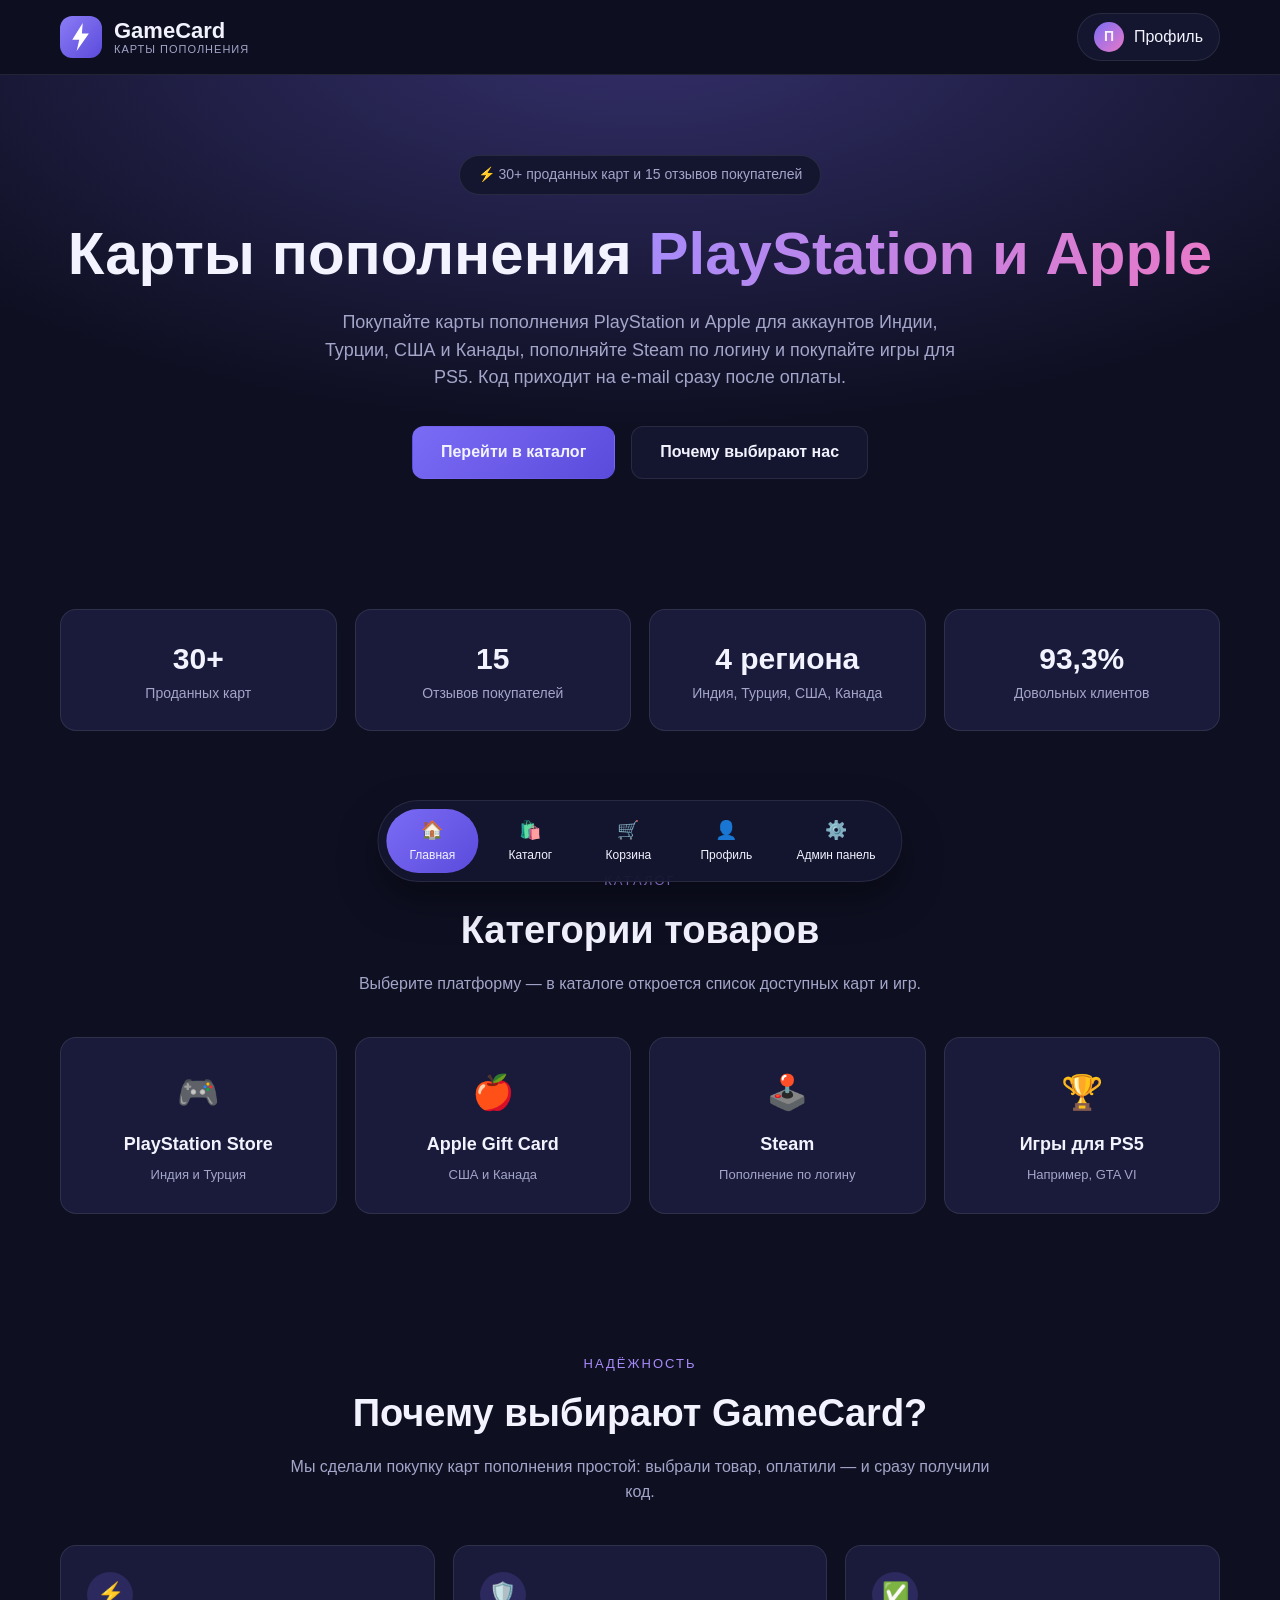
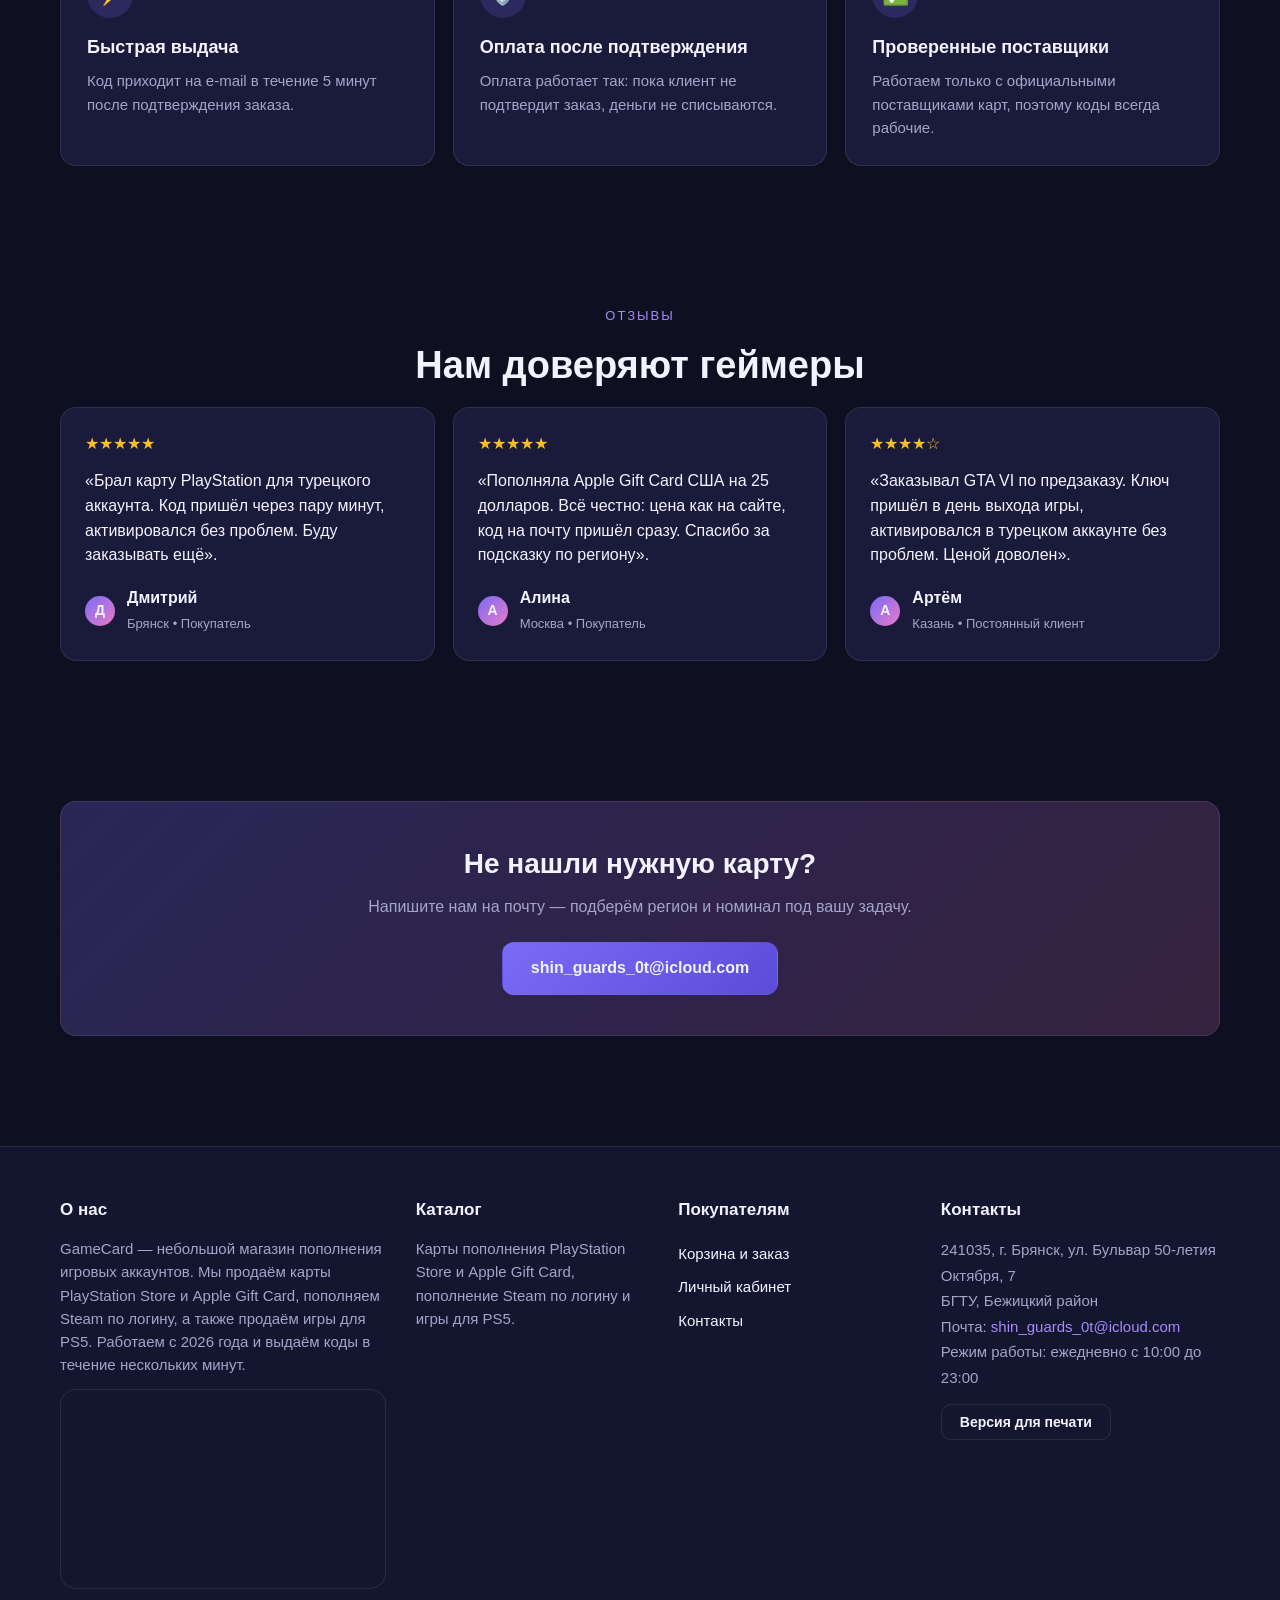
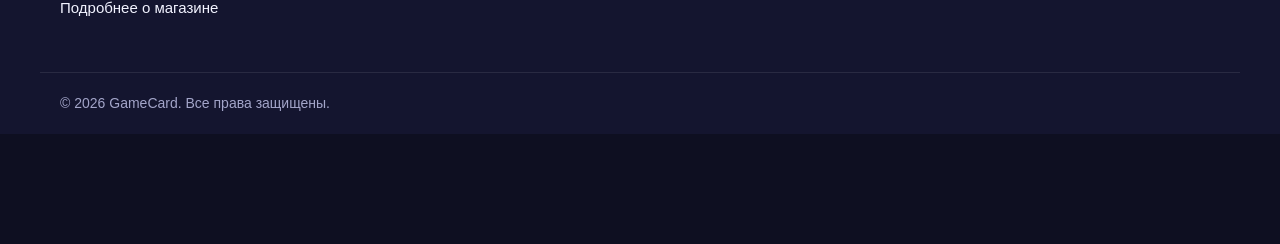
<file: index.html>
<!DOCTYPE html>
<html lang="ru">
<head>
	<meta charset="UTF-8">
	<meta name="viewport" content="width=device-width, initial-scale=1">
	<title>GameCard — карты пополнения PlayStation и Apple, пополнение Steam</title>
	<meta name="description" content="GameCard — магазин пополнения игровых аккаунтов: карты PlayStation Store и Apple Gift Card, пополнение Steam по логину, игры для PS5.">
	<link rel="icon" href="images/logo.svg" type="image/svg+xml">
	<link rel="stylesheet" href="styles.css" id="mainStyles">
	<link rel="stylesheet" href="print.css" id="printStyles" media="not all">
</head>
<body>

<header class="site-header">
	<div class="container header-inner">
		<a class="logo" href="index.html">
			<img class="logo__image" src="images/logo.svg" alt="Логотип магазина GameCard">
			<span class="logo__text">GameCard<span class="logo__note">карты пополнения</span></span>
		</a>
		<a class="profile-link" href="profile.html">
			<span class="avatar">П</span>
			<span>Профиль</span>
		</a>
	</div>
</header>

<main>

	<section class="hero">
		<div class="container">
			<p class="hero__badge">⚡ 30+ проданных карт и 15 отзывов покупателей</p>
			<h1 class="hero__title">Карты пополнения <span>PlayStation и Apple</span></h1>
			<p class="hero__text">
				Покупайте карты пополнения PlayStation и Apple для аккаунтов Индии, Турции, США и Канады,
				пополняйте Steam по логину и покупайте игры для PS5. Код приходит на e-mail сразу после оплаты.
			</p>
			<div class="hero__buttons">
				<a class="button" href="catalog.html">Перейти в каталог</a>
				<a class="button button_ghost" href="#features">Почему выбирают нас</a>
			</div>
		</div>
	</section>

	<section class="section">
		<div class="container">
			<div class="stats">
				<div class="stat">
					<p class="stat__value">30+</p>
					<p class="stat__title">Проданных карт</p>
				</div>
				<div class="stat">
					<p class="stat__value">15</p>
					<p class="stat__title">Отзывов покупателей</p>
				</div>
				<div class="stat">
					<p class="stat__value">4 региона</p>
					<p class="stat__title">Индия, Турция, США, Канада</p>
				</div>
				<div class="stat">
					<p class="stat__value">93,3%</p>
					<p class="stat__title">Довольных клиентов</p>
				</div>
			</div>
		</div>
	</section>

	<section class="section">
		<div class="container">
			<p class="section__label">Каталог</p>
			<h2 class="section__title">Категории товаров</h2>
			<p class="section__subtitle">Выберите платформу — в каталоге откроется список доступных карт и игр.</p>

			<div class="categories">
				<a class="category" href="catalog.html">
					<span class="category__icon">🎮</span>
					<span class="category__title">PlayStation Store</span>
					<span class="category__note">Индия и Турция</span>
				</a>
				<a class="category" href="catalog.html">
					<span class="category__icon">🍎</span>
					<span class="category__title">Apple Gift Card</span>
					<span class="category__note">США и Канада</span>
				</a>
				<a class="category" href="catalog.html">
					<span class="category__icon">🕹️</span>
					<span class="category__title">Steam</span>
					<span class="category__note">Пополнение по логину</span>
				</a>
				<a class="category" href="catalog.html">
					<span class="category__icon">🏆</span>
					<span class="category__title">Игры для PS5</span>
					<span class="category__note">Например, GTA VI</span>
				</a>
			</div>
		</div>
	</section>

	<section class="section" id="features">
		<div class="container">
			<p class="section__label">Надёжность</p>
			<h2 class="section__title">Почему выбирают GameCard?</h2>
			<p class="section__subtitle">
				Мы сделали покупку карт пополнения простой: выбрали товар, оплатили — и сразу получили код.
			</p>

			<div class="features">
				<article class="feature">
					<p class="feature__icon">⚡</p>
					<h3 class="feature__title">Быстрая выдача</h3>
					<p class="feature__text">Код приходит на e-mail в течение 5 минут после подтверждения заказа.</p>
				</article>
				<article class="feature">
					<p class="feature__icon">🛡️</p>
					<h3 class="feature__title">Оплата после подтверждения</h3>
					<p class="feature__text">Оплата работает так: пока клиент не подтвердит заказ, деньги не списываются.</p>
				</article>
				<article class="feature">
					<p class="feature__icon">✅</p>
					<h3 class="feature__title">Проверенные поставщики</h3>
					<p class="feature__text">Работаем только с официальными поставщиками карт, поэтому коды всегда рабочие.</p>
				</article>
			</div>
		</div>
	</section>

	<section class="section">
		<div class="container">
			<p class="section__label">Отзывы</p>
			<h2 class="section__title">Нам доверяют геймеры</h2>

			<div class="reviews">
				<article class="review">
					<p class="review__stars">★★★★★</p>
					<p class="review__text">
						«Брал карту PlayStation для турецкого аккаунта. Код пришёл через пару минут,
						активировался без проблем. Буду заказывать ещё».
					</p>
					<div class="review__author">
						<span class="avatar">Д</span>
						<p><span class="review__name">Дмитрий</span><br><span class="review__note">Брянск • Покупатель</span></p>
					</div>
				</article>
				<article class="review">
					<p class="review__stars">★★★★★</p>
					<p class="review__text">
						«Пополняла Apple Gift Card США на 25 долларов. Всё честно: цена как на сайте,
						код на почту пришёл сразу. Спасибо за подсказку по региону».
					</p>
					<div class="review__author">
						<span class="avatar">А</span>
						<p><span class="review__name">Алина</span><br><span class="review__note">Москва • Покупатель</span></p>
					</div>
				</article>
				<article class="review">
					<p class="review__stars">★★★★☆</p>
					<p class="review__text">
						«Заказывал GTA VI по предзаказу. Ключ пришёл в день выхода игры,
						активировался в турецком аккаунте без проблем. Ценой доволен».
					</p>
					<div class="review__author">
						<span class="avatar">А</span>
						<p><span class="review__name">Артём</span><br><span class="review__note">Казань • Постоянный клиент</span></p>
					</div>
				</article>
			</div>
		</div>
	</section>

	<section class="section">
		<div class="container">
			<div class="cta">
				<h2 class="cta__title">Не нашли нужную карту?</h2>
				<p class="cta__text">Напишите нам на почту — подберём регион и номинал под вашу задачу.</p>
				<a class="button" href="mailto:shin_guards_0t@icloud.com">shin_guards_0t@icloud.com</a>
			</div>
		</div>
	</section>

</main>

<footer class="site-footer">
	<div class="container footer-grid">
		<div class="footer-col">
			<h2 class="footer-col__title">О нас</h2>
			<p>
				GameCard — небольшой магазин пополнения игровых аккаунтов.
				Мы продаём карты PlayStation Store и Apple Gift Card, пополняем Steam по логину,
				а также продаём игры для PS5. Работаем с 2026 года и выдаём коды в течение нескольких минут.
			</p>
			<iframe class="map map_small" src="https://yandex.ru/map-widget/v1/?text=%D0%91%D1%80%D1%8F%D0%BD%D1%81%D0%BA%2C%20%D0%B1%D1%83%D0%BB%D1%8C%D0%B2%D0%B0%D1%80%2050-%D0%BB%D0%B5%D1%82%D0%B8%D1%8F%20%D0%9E%D0%BA%D1%82%D1%8F%D0%B1%D1%80%D1%8F%2C%207&amp;z=16" title="Карта: Брянск, бульвар 50-летия Октября, 7" loading="lazy"></iframe>
			<p><a href="about.html">Подробнее о магазине</a></p>
		</div>
		<div class="footer-col">
			<h2 class="footer-col__title"><a href="catalog.html">Каталог</a></h2>
			<p>Карты пополнения PlayStation Store и Apple Gift Card, пополнение Steam по логину и игры для PS5.</p>
		</div>
		<div class="footer-col">
			<h2 class="footer-col__title">Покупателям</h2>
			<ul>
				<li><a href="cart.html">Корзина и заказ</a></li>
				<li><a href="profile.html">Личный кабинет</a></li>
				<li><a href="about.html#contacts">Контакты</a></li>
			</ul>
		</div>
		<div class="footer-col footer-contacts">
			<h2 class="footer-col__title">Контакты</h2>
			<address>
				241035, г. Брянск, ул. Бульвар 50-летия Октября, 7<br>
				БГТУ, Бежицкий район<br>
				Почта: <a href="mailto:shin_guards_0t@icloud.com">shin_guards_0t@icloud.com</a><br>
				Режим работы: ежедневно с 10:00 до 23:00
			</address>
			<button class="button button_ghost button_small" type="button" data-print-toggle>Версия для печати</button>
		</div>
	</div>
	<div class="container footer-bottom">
		<p>© <span id="currentYear">2025</span> GameCard. Все права защищены.</p>
	</div>
</footer>

<nav class="tabbar">
	<ul class="tabbar__list">
		<li><a class="tab tab_active" href="index.html"><span class="tab__icon">🏠</span>Главная</a></li>
		<li><a class="tab" href="catalog.html"><span class="tab__icon">🛍️</span>Каталог</a></li>
		<li><a class="tab" href="cart.html"><span class="tab__icon">🛒</span>Корзина</a></li>
		<li><a class="tab" href="profile.html"><span class="tab__icon">👤</span>Профиль</a></li>
		<li><a class="tab" href="admin.html"><span class="tab__icon">⚙️</span>Админ панель</a></li>
	</ul>
</nav>

<script src="js/data.js"></script>
<script src="js/cart.js"></script>
<script src="js/main.js"></script>
</body>
</html>
</file>
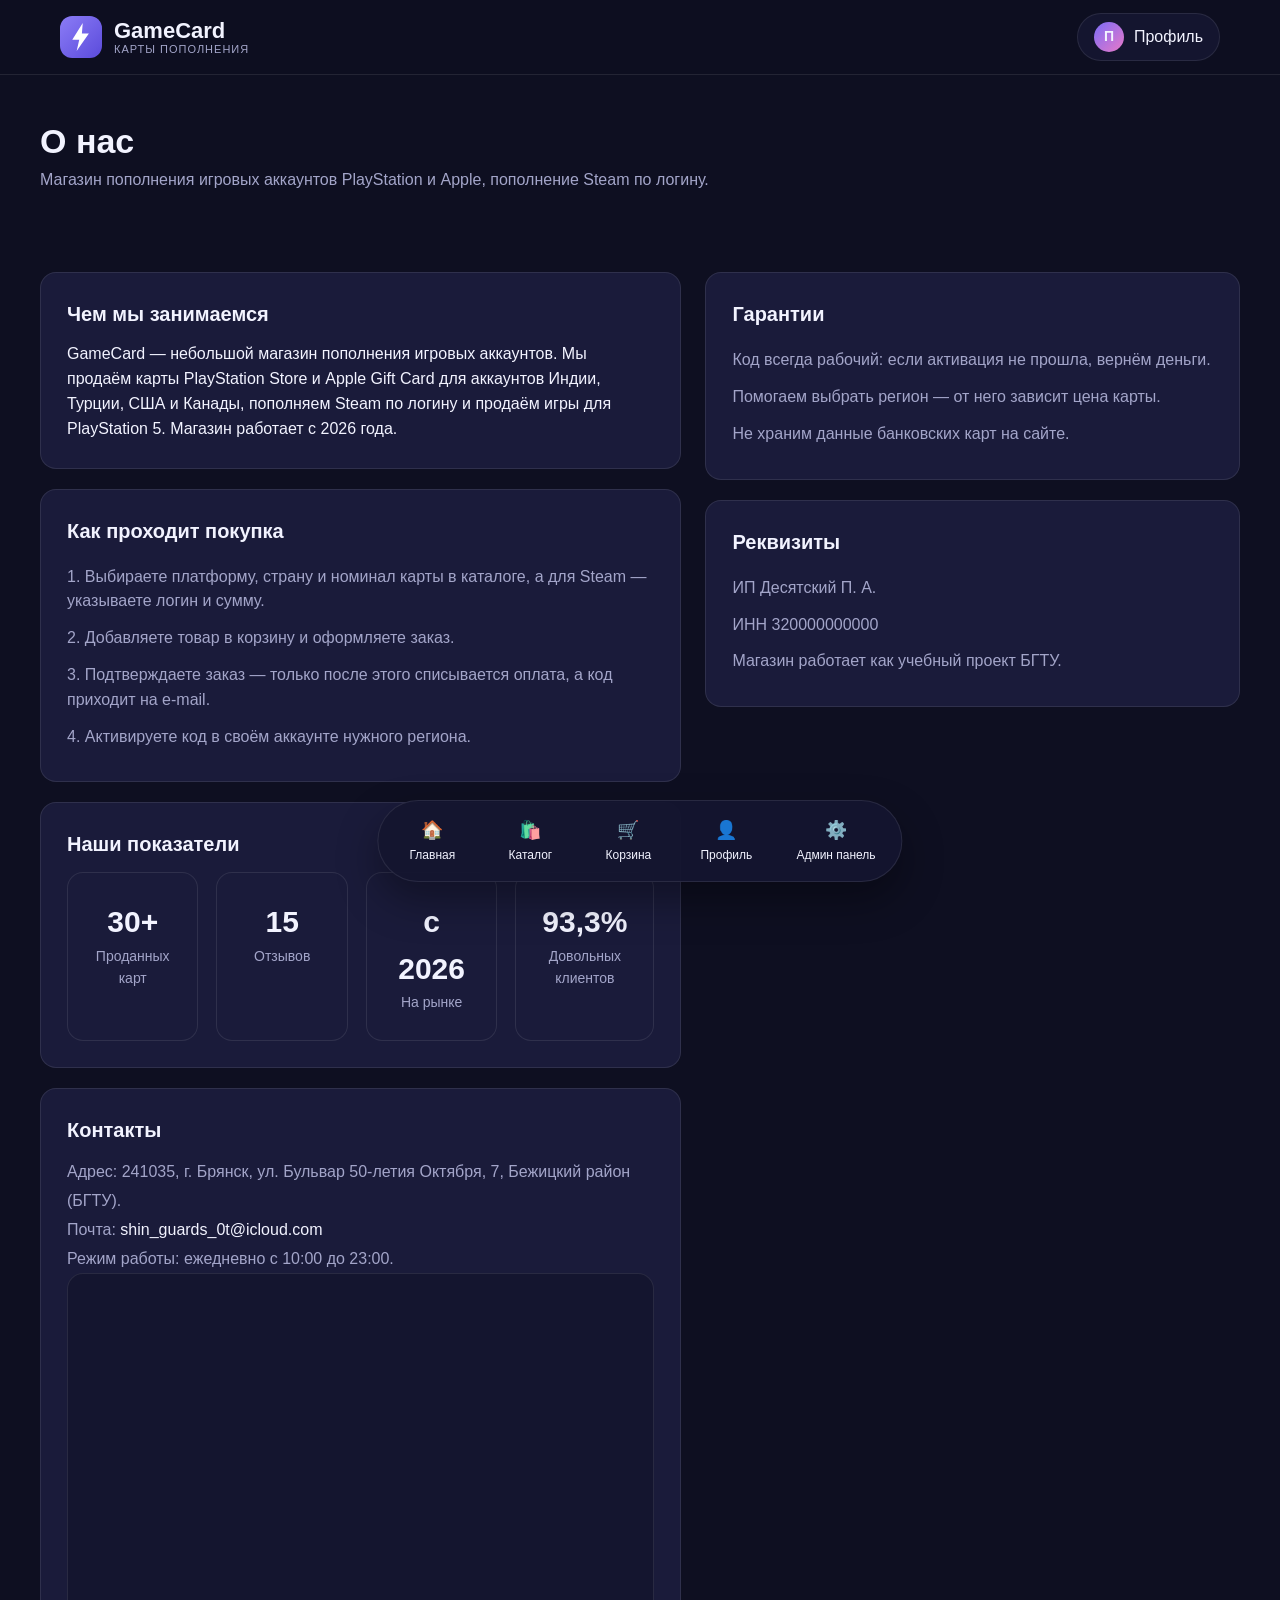
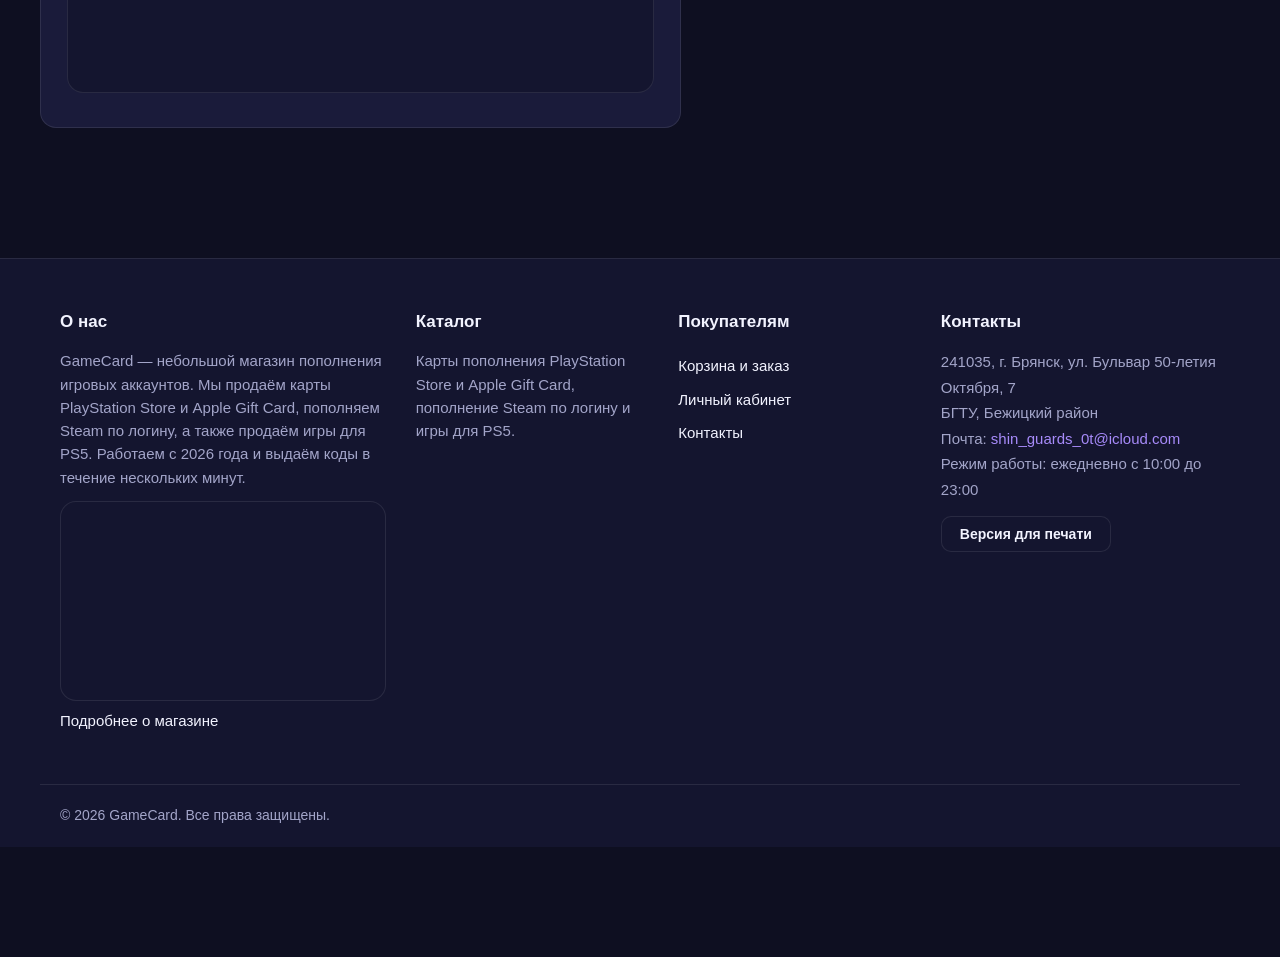
<file: about.html>
<!DOCTYPE html>
<html lang="ru">
<head>
	<meta charset="UTF-8">
	<meta name="viewport" content="width=device-width, initial-scale=1">
	<title>О нас и контакты — GameCard</title>
	<meta name="description" content="О магазине GameCard: как мы работаем, контакты, адрес в Брянске на бульваре 50-летия Октября, 7 и карта проезда.">
	<link rel="icon" href="images/logo.svg" type="image/svg+xml">
	<link rel="stylesheet" href="styles.css" id="mainStyles">
	<link rel="stylesheet" href="print.css" id="printStyles" media="not all">
</head>
<body>

<header class="site-header">
	<div class="container header-inner">
		<a class="logo" href="index.html">
			<img class="logo__image" src="images/logo.svg" alt="Логотип магазина GameCard">
			<span class="logo__text">GameCard<span class="logo__note">карты пополнения</span></span>
		</a>
		<a class="profile-link" href="profile.html">
			<span class="avatar">П</span>
			<span>Профиль</span>
		</a>
	</div>
</header>

<main>
	<div class="container page-title">
		<h1 class="page-title__title">О нас</h1>
		<p class="page-title__note">Магазин пополнения игровых аккаунтов PlayStation и Apple, пополнение Steam по логину.</p>
	</div>

	<div class="container section">
		<div class="about-grid">
			<div>
				<section class="about-card">
					<h2 class="about-card__title">Чем мы занимаемся</h2>
					<p>
						GameCard — небольшой магазин пополнения игровых аккаунтов. Мы продаём карты
						PlayStation Store и Apple Gift Card для аккаунтов Индии, Турции, США и Канады,
						пополняем Steam по логину и продаём игры для PlayStation 5. Магазин работает с 2026 года.
					</p>
				</section>

				<section class="about-card">
					<h2 class="about-card__title">Как проходит покупка</h2>
					<ul class="about-list">
						<li>1. Выбираете платформу, страну и номинал карты в каталоге, а для Steam — указываете логин и сумму.</li>
						<li>2. Добавляете товар в корзину и оформляете заказ.</li>
						<li>3. Подтверждаете заказ — только после этого списывается оплата, а код приходит на e-mail.</li>
						<li>4. Активируете код в своём аккаунте нужного региона.</li>
					</ul>
				</section>

				<section class="about-card">
					<h2 class="about-card__title">Наши показатели</h2>
					<div class="stats">
						<div class="stat">
							<p class="stat__value">30+</p>
							<p class="stat__title">Проданных карт</p>
						</div>
						<div class="stat">
							<p class="stat__value">15</p>
							<p class="stat__title">Отзывов</p>
						</div>
						<div class="stat">
							<p class="stat__value">с 2026</p>
							<p class="stat__title">На рынке</p>
						</div>
						<div class="stat">
							<p class="stat__value">93,3%</p>
							<p class="stat__title">Довольных клиентов</p>
						</div>
					</div>
				</section>

				<section class="about-card" id="contacts">
					<h2 class="about-card__title">Контакты</h2>
					<address class="about-address">
						Адрес: 241035, г. Брянск, ул. Бульвар 50-летия Октября, 7, Бежицкий район (БГТУ).<br>
						Почта: <a href="mailto:shin_guards_0t@icloud.com">shin_guards_0t@icloud.com</a><br>
						Режим работы: ежедневно с 10:00 до 23:00.
					</address>
					<iframe class="map" src="https://yandex.ru/map-widget/v1/?text=%D0%91%D1%80%D1%8F%D0%BD%D1%81%D0%BA%2C%20%D0%B1%D1%83%D0%BB%D1%8C%D0%B2%D0%B0%D1%80%2050-%D0%BB%D0%B5%D1%82%D0%B8%D1%8F%20%D0%9E%D0%BA%D1%82%D1%8F%D0%B1%D1%80%D1%8F%2C%207&amp;z=16" title="Карта: Брянск, БГТУ, бульвар 50-летия Октября, 7" loading="lazy"></iframe>
				</section>
			</div>

			<div>
				<section class="about-card">
					<h2 class="about-card__title">Гарантии</h2>
					<ul class="about-list">
						<li>Код всегда рабочий: если активация не прошла, вернём деньги.</li>
						<li>Помогаем выбрать регион — от него зависит цена карты.</li>
						<li>Не храним данные банковских карт на сайте.</li>
					</ul>
				</section>

				<section class="about-card">
					<h2 class="about-card__title">Реквизиты</h2>
					<ul class="about-list">
						<li>ИП Десятский П. А.</li>
						<li>ИНН 320000000000</li>
						<li>Магазин работает как учебный проект БГТУ.</li>
					</ul>
				</section>
			</div>
		</div>
	</div>
</main>

<footer class="site-footer">
	<div class="container footer-grid">
		<div class="footer-col">
			<h2 class="footer-col__title">О нас</h2>
			<p>
				GameCard — небольшой магазин пополнения игровых аккаунтов.
				Мы продаём карты PlayStation Store и Apple Gift Card, пополняем Steam по логину,
				а также продаём игры для PS5. Работаем с 2026 года и выдаём коды в течение нескольких минут.
			</p>
			<iframe class="map map_small" src="https://yandex.ru/map-widget/v1/?text=%D0%91%D1%80%D1%8F%D0%BD%D1%81%D0%BA%2C%20%D0%B1%D1%83%D0%BB%D1%8C%D0%B2%D0%B0%D1%80%2050-%D0%BB%D0%B5%D1%82%D0%B8%D1%8F%20%D0%9E%D0%BA%D1%82%D1%8F%D0%B1%D1%80%D1%8F%2C%207&amp;z=16" title="Карта: Брянск, бульвар 50-летия Октября, 7" loading="lazy"></iframe>
			<p><a href="about.html">Подробнее о магазине</a></p>
		</div>
		<div class="footer-col">
			<h2 class="footer-col__title"><a href="catalog.html">Каталог</a></h2>
			<p>Карты пополнения PlayStation Store и Apple Gift Card, пополнение Steam по логину и игры для PS5.</p>
		</div>
		<div class="footer-col">
			<h2 class="footer-col__title">Покупателям</h2>
			<ul>
				<li><a href="cart.html">Корзина и заказ</a></li>
				<li><a href="profile.html">Личный кабинет</a></li>
				<li><a href="about.html#contacts">Контакты</a></li>
			</ul>
		</div>
		<div class="footer-col footer-contacts">
			<h2 class="footer-col__title">Контакты</h2>
			<address>
				241035, г. Брянск, ул. Бульвар 50-летия Октября, 7<br>
				БГТУ, Бежицкий район<br>
				Почта: <a href="mailto:shin_guards_0t@icloud.com">shin_guards_0t@icloud.com</a><br>
				Режим работы: ежедневно с 10:00 до 23:00
			</address>
			<button class="button button_ghost button_small" type="button" data-print-toggle>Версия для печати</button>
		</div>
	</div>
	<div class="container footer-bottom">
		<p>© <span id="currentYear">2025</span> GameCard. Все права защищены.</p>
	</div>
</footer>

<nav class="tabbar">
	<ul class="tabbar__list">
		<li><a class="tab" href="index.html"><span class="tab__icon">🏠</span>Главная</a></li>
		<li><a class="tab" href="catalog.html"><span class="tab__icon">🛍️</span>Каталог</a></li>
		<li><a class="tab" href="cart.html"><span class="tab__icon">🛒</span>Корзина</a></li>
		<li><a class="tab" href="profile.html"><span class="tab__icon">👤</span>Профиль</a></li>
		<li><a class="tab" href="admin.html"><span class="tab__icon">⚙️</span>Админ панель</a></li>
	</ul>
</nav>

<script src="js/data.js"></script>
<script src="js/cart.js"></script>
<script src="js/main.js"></script>
</body>
</html>
</file>
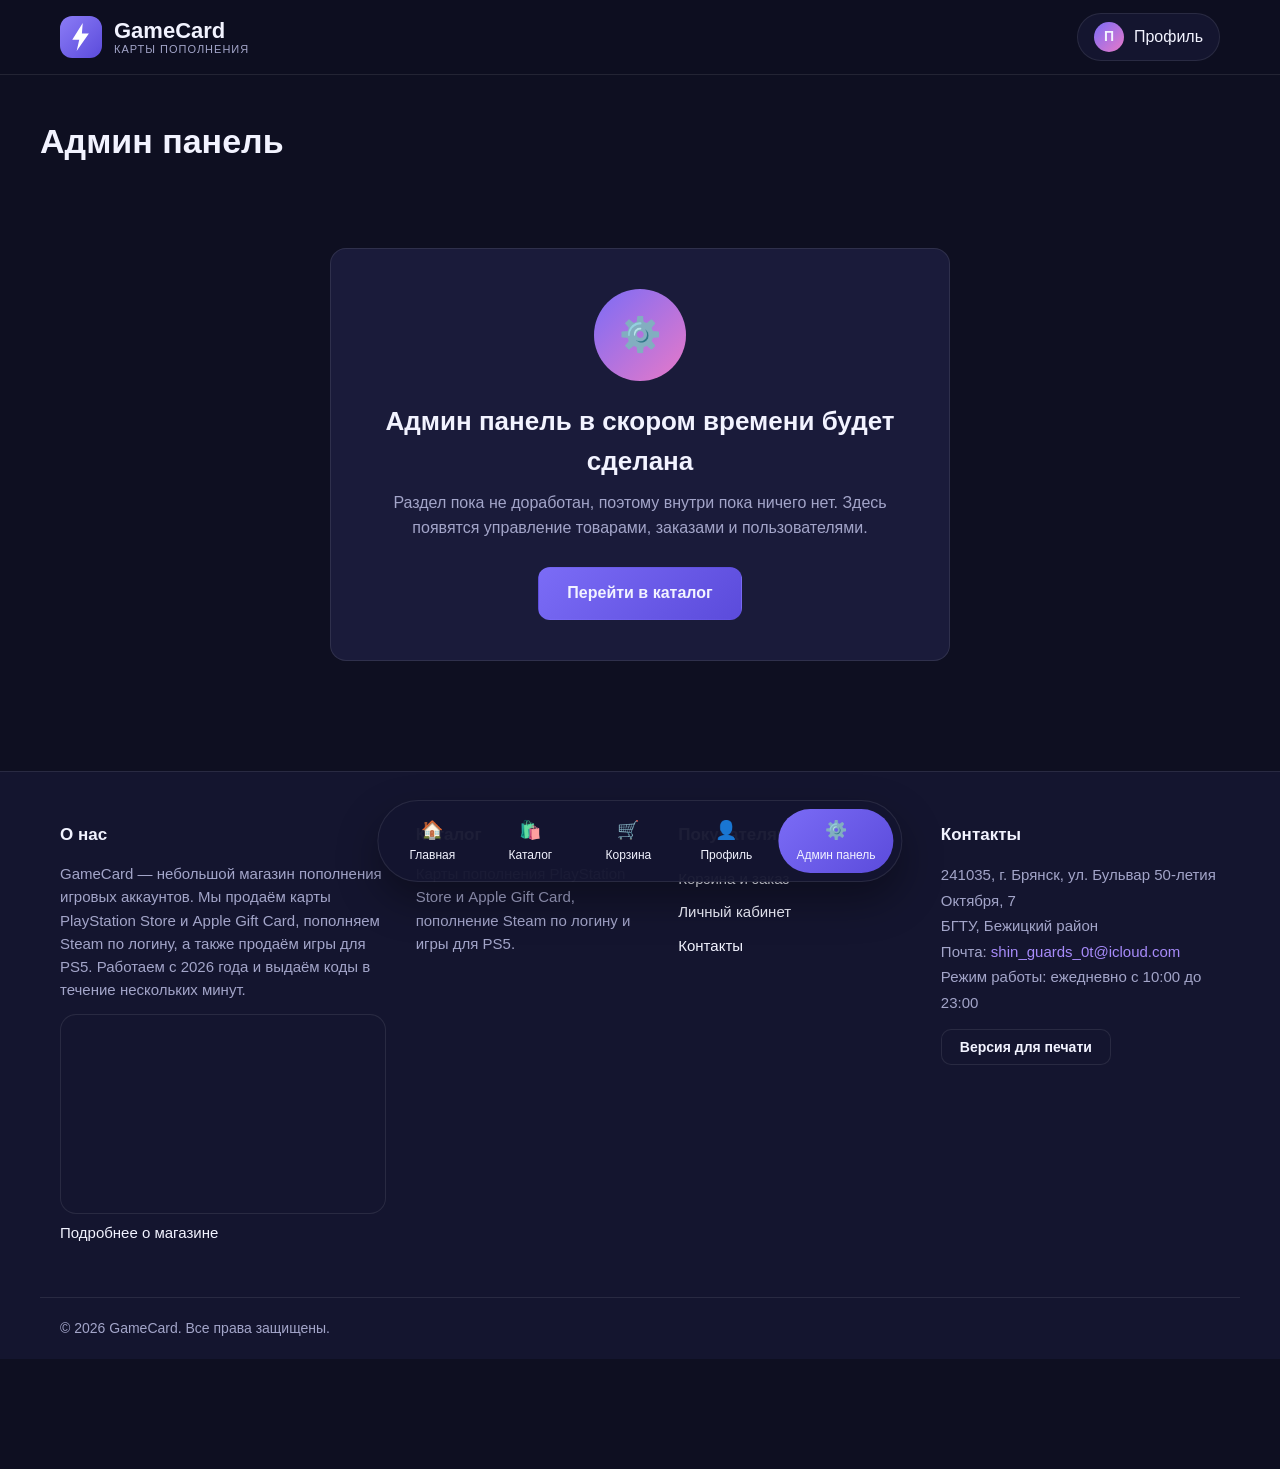
<file: admin.html>
<!DOCTYPE html>
<html lang="ru">
<head>
	<meta charset="UTF-8">
	<meta name="viewport" content="width=device-width, initial-scale=1">
	<title>Админ панель — GameCard</title>
	<meta name="description" content="Панель администратора магазина GameCard. Раздел находится в разработке.">
	<link rel="icon" href="images/logo.svg" type="image/svg+xml">
	<link rel="stylesheet" href="styles.css" id="mainStyles">
	<link rel="stylesheet" href="print.css" id="printStyles" media="not all">
</head>
<body>

<header class="site-header">
	<div class="container header-inner">
		<a class="logo" href="index.html">
			<img class="logo__image" src="images/logo.svg" alt="Логотип магазина GameCard">
			<span class="logo__text">GameCard<span class="logo__note">карты пополнения</span></span>
		</a>
		<a class="profile-link" href="profile.html">
			<span class="avatar">П</span>
			<span>Профиль</span>
		</a>
	</div>
</header>

<main>
	<div class="container page-title">
		<h1 class="page-title__title">Админ панель</h1>
	</div>

	<div class="container section">
		<section class="profile-card">
			<p class="profile-card__avatar">⚙️</p>
			<h2 class="profile-card__title">Админ панель в скором времени будет сделана</h2>
			<p class="profile-card__text">
				Раздел пока не доработан, поэтому внутри пока ничего нет.
				Здесь появятся управление товарами, заказами и пользователями.
			</p>
			<p><a class="button" href="catalog.html">Перейти в каталог</a></p>
		</section>
	</div>
</main>

<footer class="site-footer">
	<div class="container footer-grid">
		<div class="footer-col">
			<h2 class="footer-col__title">О нас</h2>
			<p>
				GameCard — небольшой магазин пополнения игровых аккаунтов.
				Мы продаём карты PlayStation Store и Apple Gift Card, пополняем Steam по логину,
				а также продаём игры для PS5. Работаем с 2026 года и выдаём коды в течение нескольких минут.
			</p>
			<iframe class="map map_small" src="https://yandex.ru/map-widget/v1/?text=%D0%91%D1%80%D1%8F%D0%BD%D1%81%D0%BA%2C%20%D0%B1%D1%83%D0%BB%D1%8C%D0%B2%D0%B0%D1%80%2050-%D0%BB%D0%B5%D1%82%D0%B8%D1%8F%20%D0%9E%D0%BA%D1%82%D1%8F%D0%B1%D1%80%D1%8F%2C%207&amp;z=16" title="Карта: Брянск, бульвар 50-летия Октября, 7" loading="lazy"></iframe>
			<p><a href="about.html">Подробнее о магазине</a></p>
		</div>
		<div class="footer-col">
			<h2 class="footer-col__title"><a href="catalog.html">Каталог</a></h2>
			<p>Карты пополнения PlayStation Store и Apple Gift Card, пополнение Steam по логину и игры для PS5.</p>
		</div>
		<div class="footer-col">
			<h2 class="footer-col__title">Покупателям</h2>
			<ul>
				<li><a href="cart.html">Корзина и заказ</a></li>
				<li><a href="profile.html">Личный кабинет</a></li>
				<li><a href="about.html#contacts">Контакты</a></li>
			</ul>
		</div>
		<div class="footer-col footer-contacts">
			<h2 class="footer-col__title">Контакты</h2>
			<address>
				241035, г. Брянск, ул. Бульвар 50-летия Октября, 7<br>
				БГТУ, Бежицкий район<br>
				Почта: <a href="mailto:shin_guards_0t@icloud.com">shin_guards_0t@icloud.com</a><br>
				Режим работы: ежедневно с 10:00 до 23:00
			</address>
			<button class="button button_ghost button_small" type="button" data-print-toggle>Версия для печати</button>
		</div>
	</div>
	<div class="container footer-bottom">
		<p>© <span id="currentYear">2025</span> GameCard. Все права защищены.</p>
	</div>
</footer>

<nav class="tabbar">
	<ul class="tabbar__list">
		<li><a class="tab" href="index.html"><span class="tab__icon">🏠</span>Главная</a></li>
		<li><a class="tab" href="catalog.html"><span class="tab__icon">🛍️</span>Каталог</a></li>
		<li><a class="tab" href="cart.html"><span class="tab__icon">🛒</span>Корзина</a></li>
		<li><a class="tab" href="profile.html"><span class="tab__icon">👤</span>Профиль</a></li>
		<li><a class="tab tab_active" href="admin.html"><span class="tab__icon">⚙️</span>Админ панель</a></li>
	</ul>
</nav>

<script src="js/data.js"></script>
<script src="js/cart.js"></script>
<script src="js/main.js"></script>
</body>
</html>
</file>
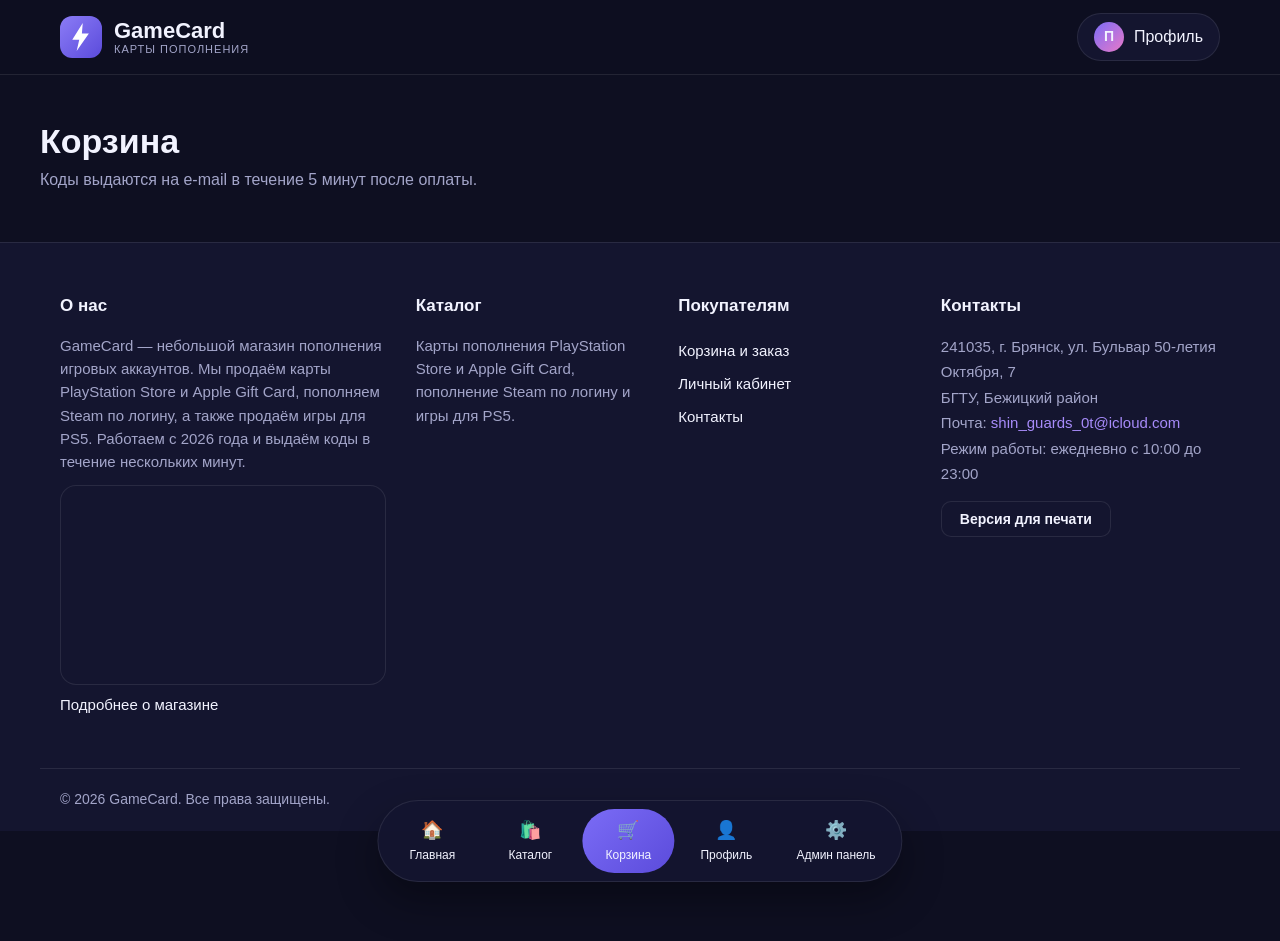
<file: cart.html>
<!DOCTYPE html>
<html lang="ru">
<head>
	<meta charset="UTF-8">
	<meta name="viewport" content="width=device-width, initial-scale=1">
	<title>Корзина — GameCard</title>
	<meta name="description" content="Корзина магазина GameCard: проверьте выбранные карты пополнения и оформите заказ.">
	<link rel="icon" href="images/logo.svg" type="image/svg+xml">
	<link rel="stylesheet" href="styles.css" id="mainStyles">
	<link rel="stylesheet" href="print.css" id="printStyles" media="not all">
</head>
<body>

<header class="site-header">
	<div class="container header-inner">
		<a class="logo" href="index.html">
			<img class="logo__image" src="images/logo.svg" alt="Логотип магазина GameCard">
			<span class="logo__text">GameCard<span class="logo__note">карты пополнения</span></span>
		</a>
		<a class="profile-link" href="profile.html">
			<span class="avatar">П</span>
			<span>Профиль</span>
		</a>
	</div>
</header>

<main>
	<div class="container page-title">
		<h1 class="page-title__title">Корзина</h1>
		<p class="page-title__note">Коды выдаются на e-mail в течение 5 минут после оплаты.</p>
	</div>

	<div class="container">
		<p class="form__message" id="orderSuccess" hidden></p>

		<p class="catalog-empty" id="cartEmpty" hidden>В корзине пока пусто. <a href="catalog.html">Перейти в каталог</a></p>

		<ul class="cart-list" id="cartItems"></ul>

		<div id="orderBlock" hidden>
			<div class="cart-total">
				<span>Итого к оплате:</span>
				<span class="cart-total__value" data-cart-total>0 ₽</span>
			</div>

			<section class="about-card">
				<h2 class="about-card__title">Оформление заказа</h2>
				<p class="section__subtitle">Заполните данные — на эту почту придёт код активации.</p>
				<form class="form" id="orderForm">
					<div class="form__field">
						<label class="form__label" for="orderName">Ваше имя</label>
						<input class="form__input" id="orderName" name="name" type="text" placeholder="Иван" required>
					</div>
					<div class="form__field">
						<label class="form__label" for="orderEmail">E-mail</label>
						<input class="form__input" id="orderEmail" name="email" type="email" placeholder="ivan@mail.ru" required>
					</div>
					<button class="button" type="submit">Оформить заказ</button>
				</form>
			</section>
		</div>
	</div>
</main>

<footer class="site-footer">
	<div class="container footer-grid">
		<div class="footer-col">
			<h2 class="footer-col__title">О нас</h2>
			<p>
				GameCard — небольшой магазин пополнения игровых аккаунтов.
				Мы продаём карты PlayStation Store и Apple Gift Card, пополняем Steam по логину,
				а также продаём игры для PS5. Работаем с 2026 года и выдаём коды в течение нескольких минут.
			</p>
			<iframe class="map map_small" src="https://yandex.ru/map-widget/v1/?text=%D0%91%D1%80%D1%8F%D0%BD%D1%81%D0%BA%2C%20%D0%B1%D1%83%D0%BB%D1%8C%D0%B2%D0%B0%D1%80%2050-%D0%BB%D0%B5%D1%82%D0%B8%D1%8F%20%D0%9E%D0%BA%D1%82%D1%8F%D0%B1%D1%80%D1%8F%2C%207&amp;z=16" title="Карта: Брянск, бульвар 50-летия Октября, 7" loading="lazy"></iframe>
			<p><a href="about.html">Подробнее о магазине</a></p>
		</div>
		<div class="footer-col">
			<h2 class="footer-col__title"><a href="catalog.html">Каталог</a></h2>
			<p>Карты пополнения PlayStation Store и Apple Gift Card, пополнение Steam по логину и игры для PS5.</p>
		</div>
		<div class="footer-col">
			<h2 class="footer-col__title">Покупателям</h2>
			<ul>
				<li><a href="cart.html">Корзина и заказ</a></li>
				<li><a href="profile.html">Личный кабинет</a></li>
				<li><a href="about.html#contacts">Контакты</a></li>
			</ul>
		</div>
		<div class="footer-col footer-contacts">
			<h2 class="footer-col__title">Контакты</h2>
			<address>
				241035, г. Брянск, ул. Бульвар 50-летия Октября, 7<br>
				БГТУ, Бежицкий район<br>
				Почта: <a href="mailto:shin_guards_0t@icloud.com">shin_guards_0t@icloud.com</a><br>
				Режим работы: ежедневно с 10:00 до 23:00
			</address>
			<button class="button button_ghost button_small" type="button" data-print-toggle>Версия для печати</button>
		</div>
	</div>
	<div class="container footer-bottom">
		<p>© <span id="currentYear">2025</span> GameCard. Все права защищены.</p>
	</div>
</footer>

<nav class="tabbar">
	<ul class="tabbar__list">
		<li><a class="tab" href="index.html"><span class="tab__icon">🏠</span>Главная</a></li>
		<li><a class="tab" href="catalog.html"><span class="tab__icon">🛍️</span>Каталог</a></li>
		<li><a class="tab tab_active" href="cart.html"><span class="tab__icon">🛒</span>Корзина</a></li>
		<li><a class="tab" href="profile.html"><span class="tab__icon">👤</span>Профиль</a></li>
		<li><a class="tab" href="admin.html"><span class="tab__icon">⚙️</span>Админ панель</a></li>
	</ul>
</nav>

<script src="js/data.js"></script>
<script src="js/cart.js"></script>
<script src="js/main.js"></script>
</body>
</html>
</file>
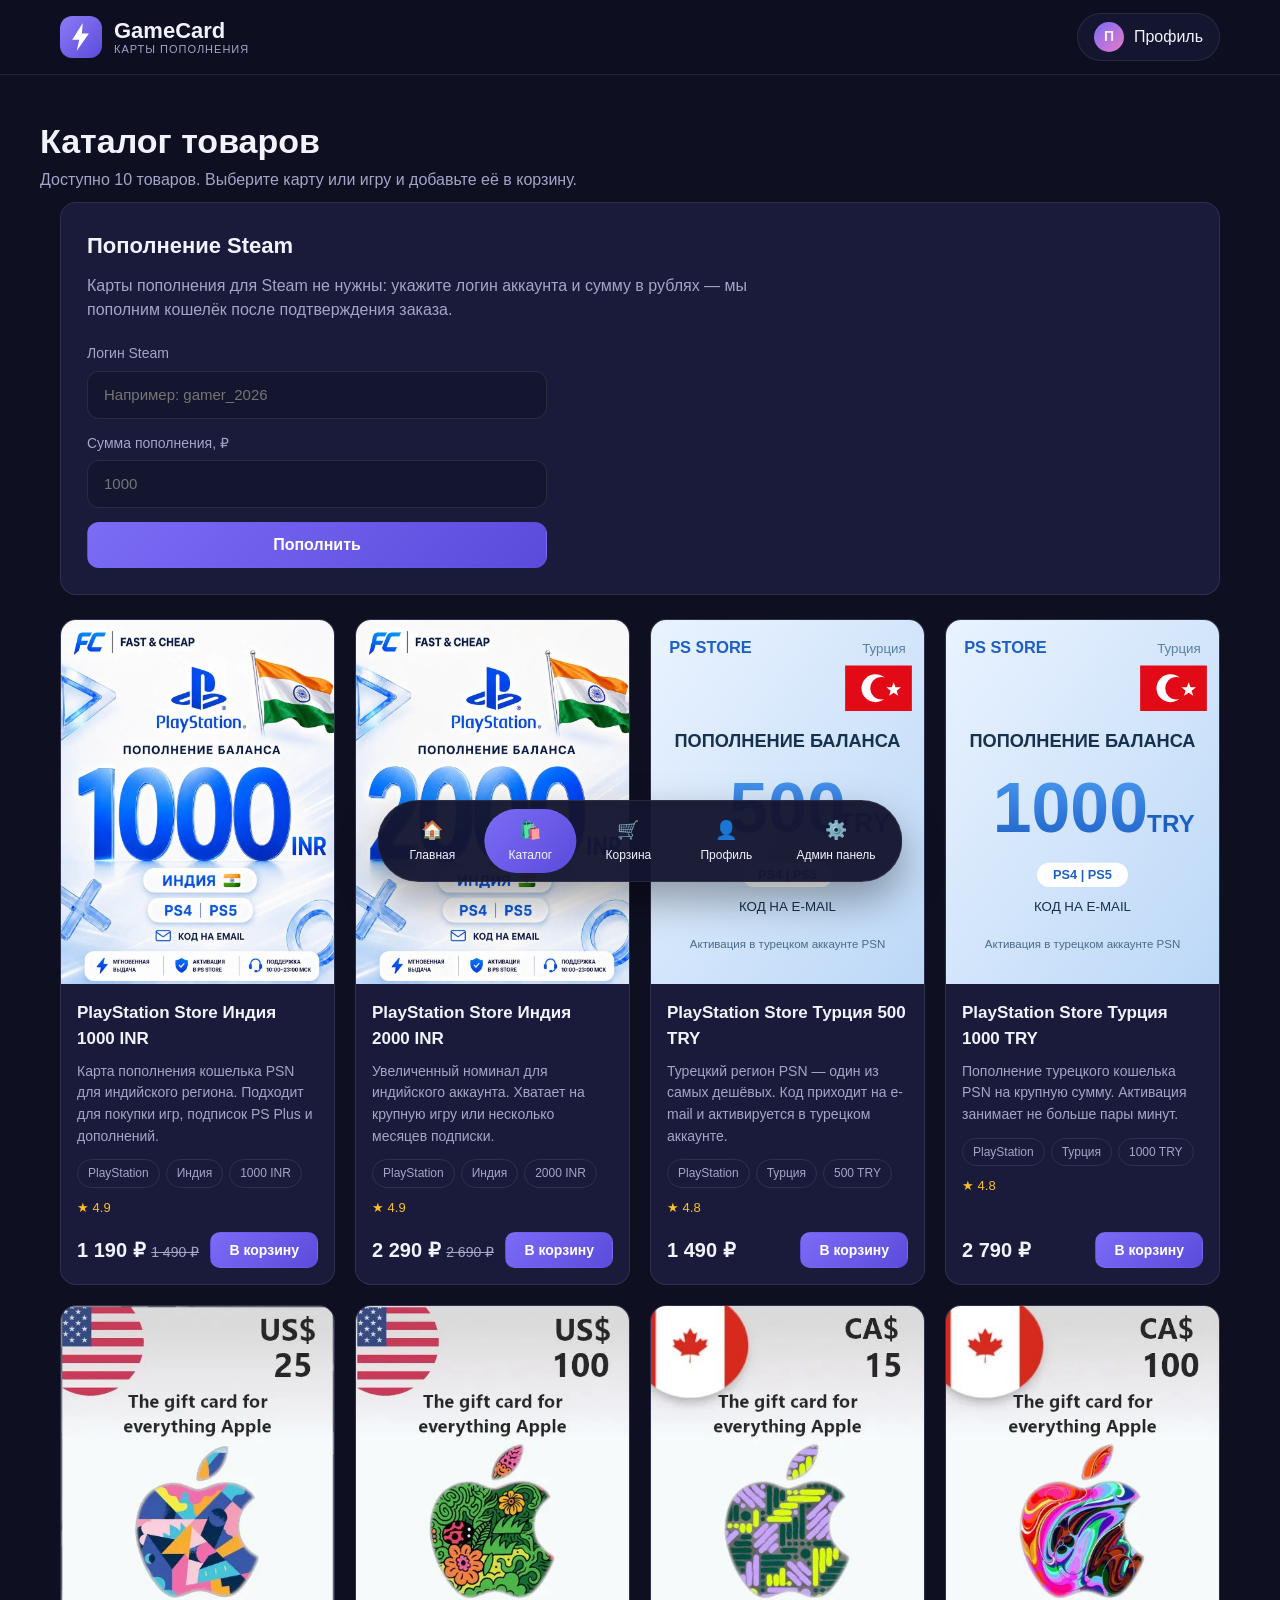
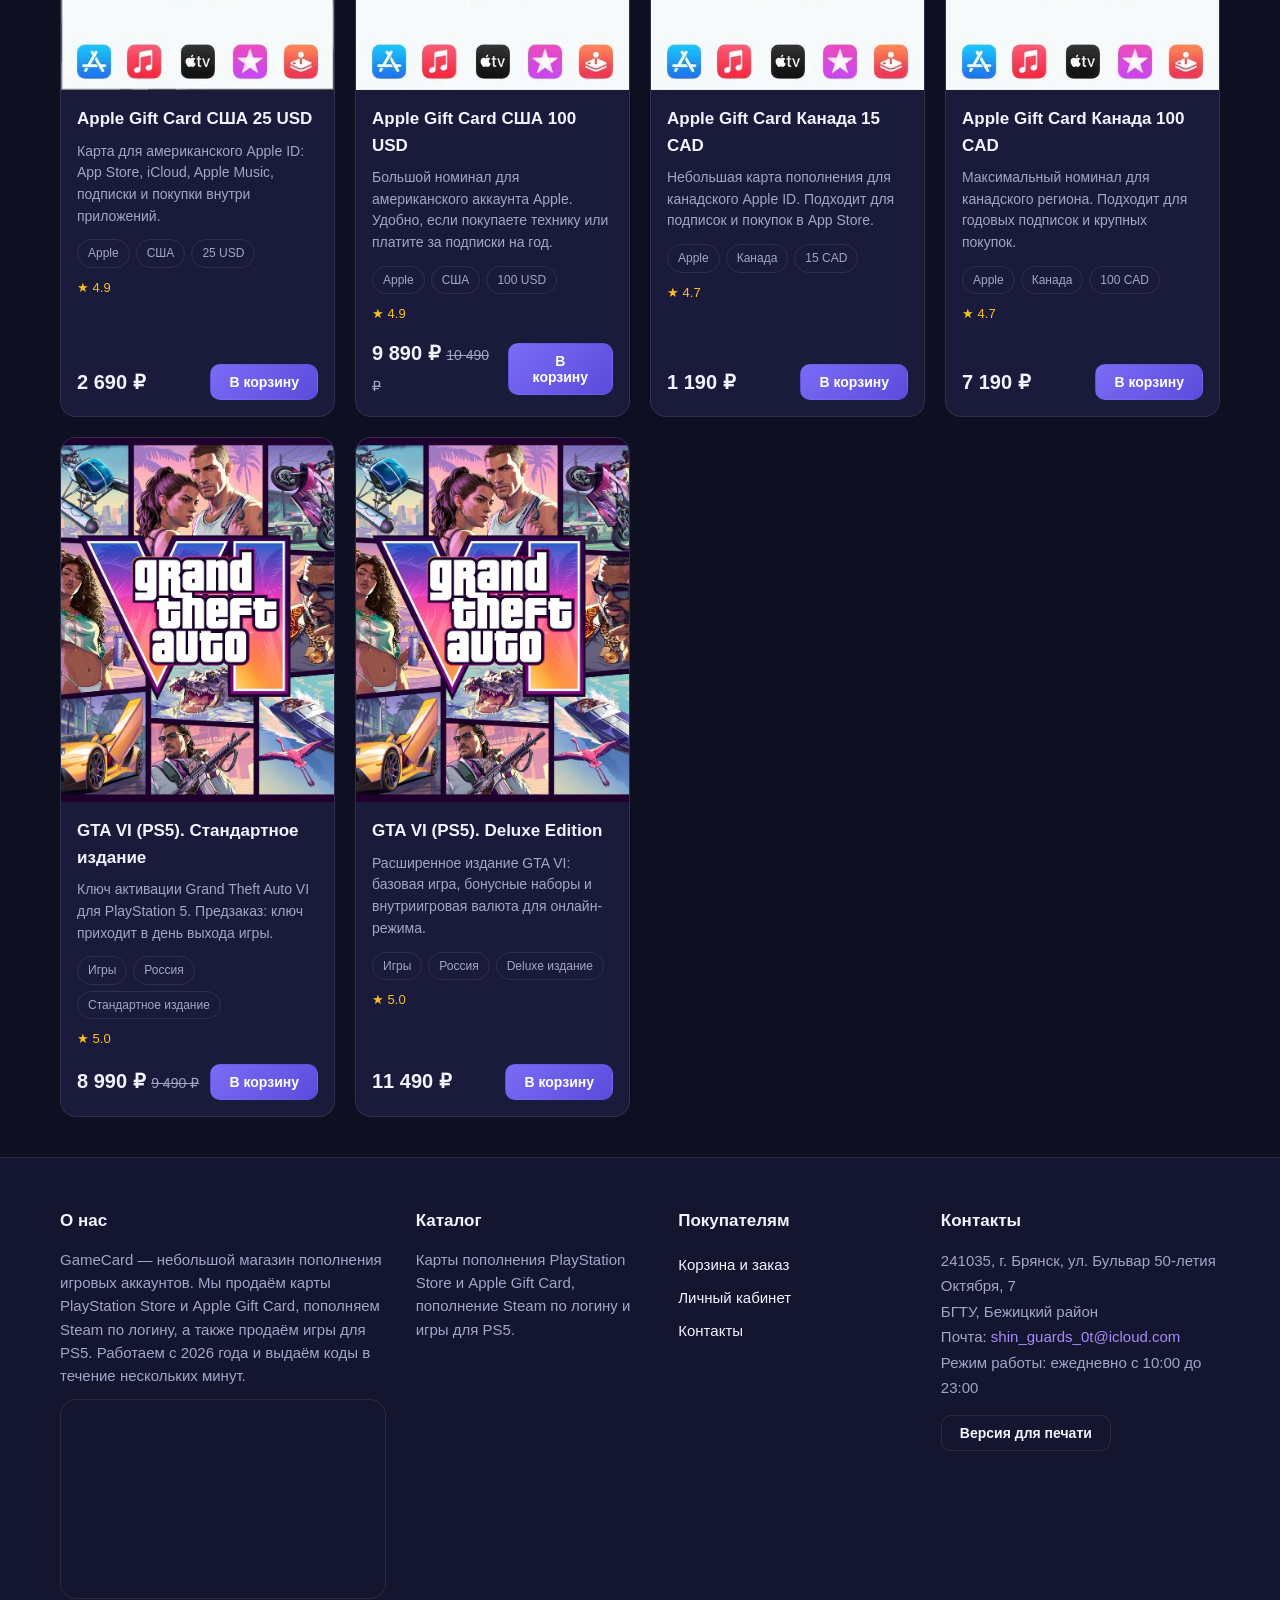
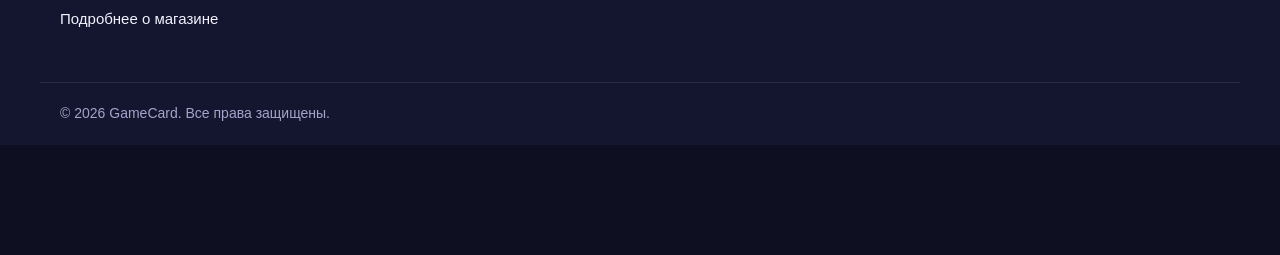
<file: catalog.html>
<!DOCTYPE html>
<html lang="ru">
<head>
	<meta charset="UTF-8">
	<meta name="viewport" content="width=device-width, initial-scale=1">
	<title>Каталог карт пополнения — GameCard</title>
	<meta name="description" content="Каталог карт пополнения PlayStation Store и Apple Gift Card, игры для PS5 и пополнение Steam по логину.">
	<link rel="icon" href="images/logo.svg" type="image/svg+xml">
	<link rel="stylesheet" href="styles.css" id="mainStyles">
	<link rel="stylesheet" href="print.css" id="printStyles" media="not all">
</head>
<body>

<header class="site-header">
	<div class="container header-inner">
		<a class="logo" href="index.html">
			<img class="logo__image" src="images/logo.svg" alt="Логотип магазина GameCard">
			<span class="logo__text">GameCard<span class="logo__note">карты пополнения</span></span>
		</a>
		<a class="profile-link" href="profile.html">
			<span class="avatar">П</span>
			<span>Профиль</span>
		</a>
	</div>
</header>

<main>
	<div class="container page-title">
		<h1 class="page-title__title">Каталог товаров</h1>
		<p class="page-title__note">Доступно <span id="catalogCount">10 товаров</span>. Выберите карту или игру и добавьте её в корзину.</p>
	</div>

	<div class="container">
		<section class="steam-block" id="steamBlock">
			<h2 class="steam-block__title">Пополнение Steam</h2>
			<p class="steam-block__text">
				Карты пополнения для Steam не нужны: укажите логин аккаунта и сумму в рублях —
				мы пополним кошелёк после подтверждения заказа.
			</p>
			<p class="form__message" id="steamSuccess" hidden></p>
			<form class="form" id="steamForm">
				<div class="form__field">
					<label class="form__label" for="steamLogin">Логин Steam</label>
					<input class="form__input" id="steamLogin" name="login" type="text" placeholder="Например: gamer_2026" required>
				</div>
				<div class="form__field">
					<label class="form__label" for="steamAmount">Сумма пополнения, ₽</label>
					<input class="form__input" id="steamAmount" name="amount" type="number" min="100" max="15000" step="50" placeholder="1000" required>
				</div>
				<button class="button" type="submit">Пополнить</button>
			</form>
		</section>

		<div class="products" id="catalogItems"></div>
	</div>
</main>

<footer class="site-footer">
	<div class="container footer-grid">
		<div class="footer-col">
			<h2 class="footer-col__title">О нас</h2>
			<p>
				GameCard — небольшой магазин пополнения игровых аккаунтов.
				Мы продаём карты PlayStation Store и Apple Gift Card, пополняем Steam по логину,
				а также продаём игры для PS5. Работаем с 2026 года и выдаём коды в течение нескольких минут.
			</p>
			<iframe class="map map_small" src="https://yandex.ru/map-widget/v1/?text=%D0%91%D1%80%D1%8F%D0%BD%D1%81%D0%BA%2C%20%D0%B1%D1%83%D0%BB%D1%8C%D0%B2%D0%B0%D1%80%2050-%D0%BB%D0%B5%D1%82%D0%B8%D1%8F%20%D0%9E%D0%BA%D1%82%D1%8F%D0%B1%D1%80%D1%8F%2C%207&amp;z=16" title="Карта: Брянск, бульвар 50-летия Октября, 7" loading="lazy"></iframe>
			<p><a href="about.html">Подробнее о магазине</a></p>
		</div>
		<div class="footer-col">
			<h2 class="footer-col__title"><a href="catalog.html">Каталог</a></h2>
			<p>Карты пополнения PlayStation Store и Apple Gift Card, пополнение Steam по логину и игры для PS5.</p>
		</div>
		<div class="footer-col">
			<h2 class="footer-col__title">Покупателям</h2>
			<ul>
				<li><a href="cart.html">Корзина и заказ</a></li>
				<li><a href="profile.html">Личный кабинет</a></li>
				<li><a href="about.html#contacts">Контакты</a></li>
			</ul>
		</div>
		<div class="footer-col footer-contacts">
			<h2 class="footer-col__title">Контакты</h2>
			<address>
				241035, г. Брянск, ул. Бульвар 50-летия Октября, 7<br>
				БГТУ, Бежицкий район<br>
				Почта: <a href="mailto:shin_guards_0t@icloud.com">shin_guards_0t@icloud.com</a><br>
				Режим работы: ежедневно с 10:00 до 23:00
			</address>
			<button class="button button_ghost button_small" type="button" data-print-toggle>Версия для печати</button>
		</div>
	</div>
	<div class="container footer-bottom">
		<p>© <span id="currentYear">2025</span> GameCard. Все права защищены.</p>
	</div>
</footer>

<nav class="tabbar">
	<ul class="tabbar__list">
		<li><a class="tab" href="index.html"><span class="tab__icon">🏠</span>Главная</a></li>
		<li><a class="tab tab_active" href="catalog.html"><span class="tab__icon">🛍️</span>Каталог</a></li>
		<li><a class="tab" href="cart.html"><span class="tab__icon">🛒</span>Корзина</a></li>
		<li><a class="tab" href="profile.html"><span class="tab__icon">👤</span>Профиль</a></li>
		<li><a class="tab" href="admin.html"><span class="tab__icon">⚙️</span>Админ панель</a></li>
	</ul>
</nav>

<script src="js/data.js"></script>
<script src="js/cart.js"></script>
<script src="js/catalog.js"></script>
<script src="js/main.js"></script>
</body>
</html>
</file>
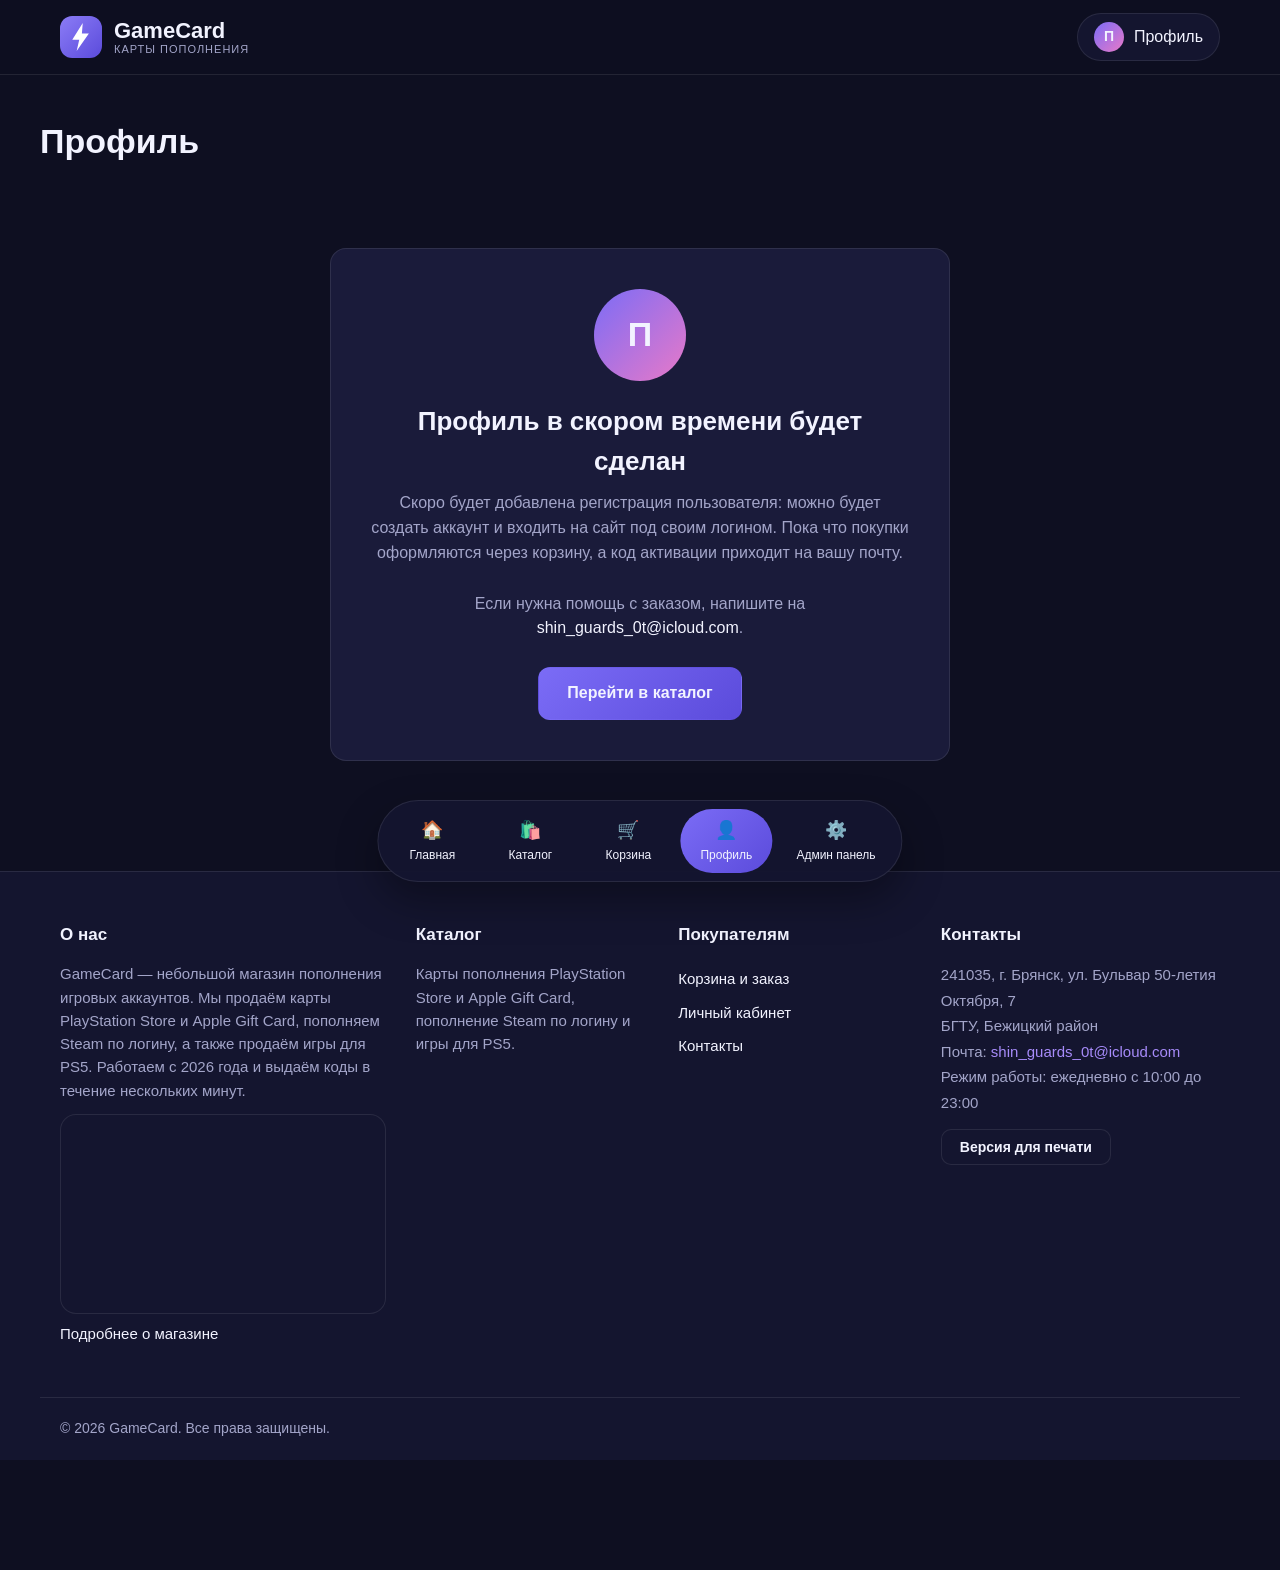
<file: profile.html>
<!DOCTYPE html>
<html lang="ru">
<head>
	<meta charset="UTF-8">
	<meta name="viewport" content="width=device-width, initial-scale=1">
	<title>Профиль — GameCard</title>
	<meta name="description" content="Личный кабинет покупателя GameCard. Раздел находится в разработке.">
	<link rel="icon" href="images/logo.svg" type="image/svg+xml">
	<link rel="stylesheet" href="styles.css" id="mainStyles">
	<link rel="stylesheet" href="print.css" id="printStyles" media="not all">
</head>
<body>

<header class="site-header">
	<div class="container header-inner">
		<a class="logo" href="index.html">
			<img class="logo__image" src="images/logo.svg" alt="Логотип магазина GameCard">
			<span class="logo__text">GameCard<span class="logo__note">карты пополнения</span></span>
		</a>
		<a class="profile-link" href="profile.html">
			<span class="avatar">П</span>
			<span>Профиль</span>
		</a>
	</div>
</header>

<main>
	<div class="container page-title">
		<h1 class="page-title__title">Профиль</h1>
	</div>

	<div class="container section">
		<section class="profile-card">
			<p class="profile-card__avatar">П</p>
			<h2 class="profile-card__title">Профиль в скором времени будет сделан</h2>
			<p class="profile-card__text">
				Скоро будет добавлена регистрация пользователя: можно будет создать аккаунт
				и входить на сайт под своим логином. Пока что покупки оформляются через корзину,
				а код активации приходит на вашу почту.
			</p>

			<p class="profile-card__text">
				Если нужна помощь с заказом, напишите на <a href="mailto:shin_guards_0t@icloud.com">shin_guards_0t@icloud.com</a>.
			</p>
			<p><a class="button" href="catalog.html">Перейти в каталог</a></p>
		</section>
	</div>
</main>

<footer class="site-footer">
	<div class="container footer-grid">
		<div class="footer-col">
			<h2 class="footer-col__title">О нас</h2>
			<p>
				GameCard — небольшой магазин пополнения игровых аккаунтов.
				Мы продаём карты PlayStation Store и Apple Gift Card, пополняем Steam по логину,
				а также продаём игры для PS5. Работаем с 2026 года и выдаём коды в течение нескольких минут.
			</p>
			<iframe class="map map_small" src="https://yandex.ru/map-widget/v1/?text=%D0%91%D1%80%D1%8F%D0%BD%D1%81%D0%BA%2C%20%D0%B1%D1%83%D0%BB%D1%8C%D0%B2%D0%B0%D1%80%2050-%D0%BB%D0%B5%D1%82%D0%B8%D1%8F%20%D0%9E%D0%BA%D1%82%D1%8F%D0%B1%D1%80%D1%8F%2C%207&amp;z=16" title="Карта: Брянск, бульвар 50-летия Октября, 7" loading="lazy"></iframe>
			<p><a href="about.html">Подробнее о магазине</a></p>
		</div>
		<div class="footer-col">
			<h2 class="footer-col__title"><a href="catalog.html">Каталог</a></h2>
			<p>Карты пополнения PlayStation Store и Apple Gift Card, пополнение Steam по логину и игры для PS5.</p>
		</div>
		<div class="footer-col">
			<h2 class="footer-col__title">Покупателям</h2>
			<ul>
				<li><a href="cart.html">Корзина и заказ</a></li>
				<li><a href="profile.html">Личный кабинет</a></li>
				<li><a href="about.html#contacts">Контакты</a></li>
			</ul>
		</div>
		<div class="footer-col footer-contacts">
			<h2 class="footer-col__title">Контакты</h2>
			<address>
				241035, г. Брянск, ул. Бульвар 50-летия Октября, 7<br>
				БГТУ, Бежицкий район<br>
				Почта: <a href="mailto:shin_guards_0t@icloud.com">shin_guards_0t@icloud.com</a><br>
				Режим работы: ежедневно с 10:00 до 23:00
			</address>
			<button class="button button_ghost button_small" type="button" data-print-toggle>Версия для печати</button>
		</div>
	</div>
	<div class="container footer-bottom">
		<p>© <span id="currentYear">2025</span> GameCard. Все права защищены.</p>
	</div>
</footer>

<nav class="tabbar">
	<ul class="tabbar__list">
		<li><a class="tab" href="index.html"><span class="tab__icon">🏠</span>Главная</a></li>
		<li><a class="tab" href="catalog.html"><span class="tab__icon">🛍️</span>Каталог</a></li>
		<li><a class="tab" href="cart.html"><span class="tab__icon">🛒</span>Корзина</a></li>
		<li><a class="tab tab_active" href="profile.html"><span class="tab__icon">👤</span>Профиль</a></li>
		<li><a class="tab" href="admin.html"><span class="tab__icon">⚙️</span>Админ панель</a></li>
	</ul>
</nav>

<script src="js/data.js"></script>
<script src="js/cart.js"></script>
<script src="js/main.js"></script>
</body>
</html>
</file>
<file: styles.css>
/* Основные стили сайта GameCard */

:root {
	--bg: #0e0f21;
	--bg-soft: #14152f;
	--card: #1a1b3a;
	--card-hover: #212249;
	--border: rgba(255, 255, 255, 0.09);
	--text: #f2f3ff;
	--muted: #a3a5c9;
	--primary: #7b6cf6;
	--primary-light: #a78bfa;
	--pink: #e879c8;
	--green: #4ade80;
	--yellow: #fbbf24;
	--radius: 16px;
	--shadow: 0 18px 40px rgba(0, 0, 0, 0.35);
}

* {
	margin: 0;
	padding: 0;
	box-sizing: border-box;
}

body {
	background: var(--bg);
	color: var(--text);
	font: 16px/1.55 "Segoe UI", Tahoma, Arial, sans-serif;
	padding-bottom: 110px;
}

img {
	max-width: 100%;
	display: block;
}

ul {
	list-style: none;
}

/* Ссылки: обычная и посещённая — одинаковые, при наведении и активная — отличаются */
a:link,
a:visited {
	color: var(--text);
	text-decoration: none;
}

a:hover {
	color: var(--primary-light);
	text-decoration: underline;
}

a:active {
	color: var(--pink);
}

.container {
	width: 100%;
	max-width: 1200px;
	margin: 0 auto;
	padding: 0 20px;
}

.section {
	padding: 70px 0;
}

.section__title {
	font-size: 38px;
	text-align: center;
	margin-bottom: 12px;
}

.section__subtitle {
	color: var(--muted);
	text-align: center;
	max-width: 720px;
	margin: 0 auto 40px;
}

.section__label {
	color: var(--primary-light);
	text-align: center;
	text-transform: uppercase;
	letter-spacing: 2px;
	font-size: 13px;
	margin-bottom: 10px;
}

/* ---------- Шапка ---------- */

.site-header {
	position: sticky;
	top: 0;
	z-index: 20;
	background: rgba(14, 15, 33, 0.9);
	border-bottom: 1px solid var(--border);
	backdrop-filter: blur(10px);
}

.header-inner {
	display: flex;
	align-items: center;
	justify-content: space-between;
	height: 74px;
}

.logo {
	display: flex;
	align-items: center;
	gap: 12px;
}

.logo__image {
	width: 42px;
	height: 42px;
}

.logo__text {
	font-size: 22px;
	font-weight: 700;
	line-height: 1.1;
}

.logo__note {
	display: block;
	font-size: 11px;
	font-weight: 400;
	color: var(--muted);
	letter-spacing: 1px;
	text-transform: uppercase;
}

.profile-link {
	display: flex;
	align-items: center;
	gap: 10px;
	padding: 8px 16px;
	border: 1px solid var(--border);
	border-radius: 999px;
	background: var(--bg-soft);
}

.avatar {
	display: flex;
	align-items: center;
	justify-content: center;
	width: 30px;
	height: 30px;
	border-radius: 50%;
	background: linear-gradient(135deg, var(--primary), var(--pink));
	font-size: 14px;
	font-weight: 700;
}

/* ---------- Главная ---------- */

.hero {
	padding: 80px 0 60px;
	text-align: center;
	background: radial-gradient(900px 400px at 50% -10%, rgba(123, 108, 246, 0.35), transparent);
}

.hero__badge {
	display: inline-block;
	padding: 8px 18px;
	margin-bottom: 26px;
	border: 1px solid var(--border);
	border-radius: 999px;
	background: var(--bg-soft);
	color: var(--muted);
	font-size: 14px;
}

.hero__title {
	font-size: 60px;
	line-height: 1.1;
	margin-bottom: 22px;
}

.hero__title span {
	background: linear-gradient(90deg, var(--primary-light), var(--pink));
	-webkit-background-clip: text;
	background-clip: text;
	color: transparent;
}

.hero__text {
	max-width: 640px;
	margin: 0 auto 34px;
	color: var(--muted);
	font-size: 18px;
}

.hero__buttons {
	display: flex;
	gap: 16px;
	justify-content: center;
	flex-wrap: wrap;
}

.button {
	display: inline-block;
	padding: 13px 28px;
	border: 1px solid transparent;
	border-radius: 12px;
	background: linear-gradient(135deg, var(--primary), #5b4bdb);
	color: #fff;
	font-size: 16px;
	font-weight: 600;
	cursor: pointer;
}

/* Служебный класс: подпись для поля поиска, невидимая на экране */
.visually-hidden {
	position: absolute;
	width: 1px;
	height: 1px;
	overflow: hidden;
	clip: rect(0 0 0 0);
	white-space: nowrap;
}

.button:hover {
	color: #fff;
	text-decoration: none;
	opacity: 0.92;
}

.button_ghost {
	background: var(--bg-soft);
	border-color: var(--border);
	color: var(--text);
}

.button_ghost:hover {
	color: var(--primary-light);
}

.button_small {
	padding: 9px 18px;
	font-size: 14px;
	border-radius: 10px;
}

/* Статистика */
.stats {
	display: grid;
	grid-template-columns: repeat(4, 1fr);
	gap: 18px;
}

.stat {
	padding: 26px;
	border: 1px solid var(--border);
	border-radius: var(--radius);
	background: var(--card);
	text-align: center;
}

.stat__value {
	font-size: 30px;
	font-weight: 700;
}

.stat__title {
	color: var(--muted);
	font-size: 14px;
}

/* Категории */
.categories {
	display: grid;
	grid-template-columns: repeat(4, 1fr);
	gap: 18px;
}

.category {
	display: block;
	padding: 28px 20px;
	border: 1px solid var(--border);
	border-radius: var(--radius);
	background: var(--card);
	text-align: center;
}

.category:hover {
	background: var(--card-hover);
	text-decoration: none;
	color: var(--text);
}

.category__icon {
	display: block;
	font-size: 34px;
	margin-bottom: 12px;
}

.category__title {
	display: block;
	font-size: 18px;
	font-weight: 700;
	margin-bottom: 6px;
}

.category__note {
	display: block;
	color: var(--muted);
	font-size: 13px;
}

/* Преимущества */
.features {
	display: grid;
	grid-template-columns: repeat(3, 1fr);
	gap: 18px;
}

.feature {
	padding: 26px;
	border: 1px solid var(--border);
	border-radius: var(--radius);
	background: var(--card);
}

.feature__icon {
	display: flex;
	align-items: center;
	justify-content: center;
	width: 46px;
	height: 46px;
	margin-bottom: 16px;
	border-radius: 50%;
	background: rgba(123, 108, 246, 0.18);
	font-size: 22px;
}

.feature__title {
	font-size: 18px;
	margin-bottom: 8px;
}

.feature__text {
	color: var(--muted);
	font-size: 15px;
}

/* Отзывы */
.reviews {
	display: grid;
	grid-template-columns: repeat(3, 1fr);
	gap: 18px;
}

.review {
	padding: 24px;
	border: 1px solid var(--border);
	border-radius: var(--radius);
	background: var(--card);
}

.review__stars {
	color: var(--yellow);
	margin-bottom: 12px;
}

.review__text {
	margin-bottom: 18px;
}

.review__author {
	display: flex;
	align-items: center;
	gap: 12px;
}

.review__name {
	font-weight: 600;
}

.review__note {
	color: var(--muted);
	font-size: 13px;
}

/* Призыв к действию */
.cta {
	padding: 40px;
	border: 1px solid var(--border);
	border-radius: var(--radius);
	background: linear-gradient(135deg, rgba(123, 108, 246, 0.25), rgba(232, 121, 200, 0.18));
	text-align: center;
}

.cta__title {
	font-size: 28px;
	margin-bottom: 10px;
}

.cta__text {
	color: var(--muted);
	margin-bottom: 22px;
}

/* ---------- Каталог ---------- */

.page-title {
	padding: 40px 0 10px;
}

.page-title__title {
	font-size: 34px;
}

.page-title__note {
	color: var(--muted);
}

.products {
	display: grid;
	grid-template-columns: repeat(auto-fill, minmax(240px, 1fr));
	gap: 20px;
}

.product-card {
	display: flex;
	flex-direction: column;
	border: 1px solid var(--border);
	border-radius: var(--radius);
	background: var(--card);
	overflow: hidden;
}

.product-card:hover {
	background: var(--card-hover);
}

.product-card__media {
	position: relative;
	aspect-ratio: 3 / 4;
	background: var(--bg-soft);
}

.product-card__media img {
	width: 100%;
	height: 100%;
	object-fit: cover;
}

.product-card__body {
	display: flex;
	flex-direction: column;
	flex: 1;
	padding: 16px;
}

.product-card__name {
	font-size: 17px;
	margin-bottom: 8px;
}

.product-card__description {
	color: var(--muted);
	font-size: 14px;
	margin-bottom: 12px;
}

.product-card__meta {
	display: flex;
	flex-wrap: wrap;
	gap: 6px;
	margin-bottom: 10px;
}

.product-card__meta li {
	padding: 4px 10px;
	border: 1px solid var(--border);
	border-radius: 999px;
	color: var(--muted);
	font-size: 12px;
}

.product-card__rating {
	color: var(--yellow);
	font-size: 13px;
	margin-bottom: 14px;
}

.product-card__bottom {
	display: flex;
	align-items: center;
	justify-content: space-between;
	gap: 10px;
	margin-top: auto;
}

.price {
	font-size: 20px;
	font-weight: 700;
}

.price__old {
	color: var(--muted);
	font-size: 14px;
	font-weight: 400;
}

.catalog-empty {
	padding: 50px 20px;
	border: 1px dashed var(--border);
	border-radius: var(--radius);
	text-align: center;
	color: var(--muted);
}

/* ---------- Корзина ---------- */

.cart-list {
	display: flex;
	flex-direction: column;
	gap: 14px;
	margin-bottom: 24px;
}

.cart-item {
	display: grid;
	grid-template-columns: 84px 1fr auto auto auto;
	align-items: center;
	gap: 16px;
	padding: 14px;
	border: 1px solid var(--border);
	border-radius: var(--radius);
	background: var(--card);
}

.cart-item__image {
	width: 84px;
	height: 84px;
	border-radius: 10px;
	object-fit: cover;
}

.cart-item__name {
	font-size: 17px;
	margin-bottom: 4px;
}

.cart-item__meta {
	color: var(--muted);
	font-size: 13px;
}

.cart-item__price {
	color: var(--muted);
	font-size: 14px;
}

.cart-item__controls {
	display: flex;
	align-items: center;
	gap: 10px;
}

.qty-button {
	width: 32px;
	height: 32px;
	border: 1px solid var(--border);
	border-radius: 8px;
	background: var(--bg-soft);
	color: var(--text);
	font-size: 18px;
	cursor: pointer;
}

.cart-item__sum {
	font-size: 18px;
	font-weight: 700;
	min-width: 100px;
	text-align: right;
}

.cart-item__remove {
	border: none;
	background: none;
	color: var(--pink);
	font-size: 14px;
	cursor: pointer;
}

.cart-item__remove:hover {
	text-decoration: underline;
}

.cart-total {
	display: flex;
	align-items: center;
	justify-content: space-between;
	padding: 20px;
	border: 1px solid var(--border);
	border-radius: var(--radius);
	background: var(--card);
	margin-bottom: 24px;
}

.cart-total__value {
	font-size: 26px;
	font-weight: 700;
}

/* Формы */
.form {
	display: grid;
	gap: 14px;
	max-width: 460px;
}

.form__field {
	display: grid;
	gap: 6px;
}

.form__label {
	color: var(--muted);
	font-size: 14px;
}

.form__input {
	padding: 12px 16px;
	border: 1px solid var(--border);
	border-radius: 12px;
	background: var(--bg-soft);
	color: var(--text);
	font: 15px/1.45 "Segoe UI", Tahoma, Arial, sans-serif;
	outline: none;
	resize: vertical;
}

.form__input:focus {
	border-color: var(--primary);
}

/* у поля суммы убираем стрелки-счётчик */
.form__input[type="number"] {
	appearance: textfield;
	-moz-appearance: textfield;
}

.form__input[type="number"]::-webkit-outer-spin-button,
.form__input[type="number"]::-webkit-inner-spin-button {
	-webkit-appearance: none;
	margin: 0;
}

.form__message {
	padding: 14px 16px;
	border: 1px solid rgba(74, 222, 128, 0.4);
	border-radius: 12px;
	background: rgba(74, 222, 128, 0.12);
	color: var(--green);
	margin-bottom: 18px;
}

/* ---------- Профиль ---------- */

.profile-card {
	max-width: 620px;
	margin: 0 auto;
	padding: 40px;
	border: 1px solid var(--border);
	border-radius: var(--radius);
	background: var(--card);
	text-align: center;
}

.profile-card__avatar {
	display: flex;
	align-items: center;
	justify-content: center;
	width: 92px;
	height: 92px;
	margin: 0 auto 20px;
	border-radius: 50%;
	background: linear-gradient(135deg, var(--primary), var(--pink));
	font-size: 34px;
	font-weight: 700;
}

.profile-card__title {
	font-size: 26px;
	margin-bottom: 10px;
}

.profile-card__text {
	color: var(--muted);
	margin-bottom: 26px;
}

/* ---------- О нас ---------- */

.about-grid {
	display: grid;
	grid-template-columns: 1.2fr 1fr;
	gap: 24px;
	align-items: start;
}

.about-card {
	padding: 26px;
	border: 1px solid var(--border);
	border-radius: var(--radius);
	background: var(--card);
	margin-bottom: 20px;
}

.about-card__title {
	font-size: 20px;
	margin-bottom: 12px;
}

.about-address {
	color: var(--muted);
	font-style: normal;
	line-height: 1.8;
}

.about-list li {
	padding: 6px 0;
	color: var(--muted);
}

.about-list a {
	color: var(--primary-light);
}

.map {
	width: 100%;
	height: 420px;
	border: 1px solid var(--border);
	border-radius: var(--radius);
	background: var(--bg-soft);
}

.map_small {
	height: 200px;
}

/* ---------- Подвал ---------- */

.site-footer {
	border-top: 1px solid var(--border);
	background: var(--bg-soft);
	padding-top: 50px;
	margin-top: 40px;
}

.footer-grid {
	display: grid;
	grid-template-columns: 1.4fr 1fr 1fr 1.2fr;
	gap: 30px;
	padding-bottom: 40px;
}

.footer-col__title {
	font-size: 17px;
	margin-bottom: 14px;
}

.footer-col p {
	color: var(--muted);
	font-size: 15px;
	margin-bottom: 12px;
}

.footer-col li {
	padding: 5px 0;
	color: var(--muted);
	font-size: 15px;
}

.footer-contacts a {
	color: var(--primary-light);
}

.footer-contacts address {
	color: var(--muted);
	font-size: 15px;
	font-style: normal;
	line-height: 1.7;
	margin-bottom: 14px;
}

.footer-bottom {
	display: flex;
	align-items: center;
	justify-content: space-between;
	gap: 20px;
	padding: 20px;
	border-top: 1px solid var(--border);
	color: var(--muted);
	font-size: 14px;
}

/* ---------- Нижнее меню вкладок ---------- */

.tabbar {
	position: fixed;
	left: 50%;
	bottom: 18px;
	z-index: 30;
	display: flex;
	gap: 6px;
	padding: 8px;
	border: 1px solid var(--border);
	border-radius: 999px;
	background: rgba(20, 21, 47, 0.96);
	box-shadow: var(--shadow);
	transform: translateX(-50%);
}

.tabbar__list {
	display: flex;
	gap: 6px;
}

.tabbar li {
	display: flex;
}

.tab {
	position: relative;
	display: flex;
	flex-direction: column;
	align-items: center;
	gap: 2px;
	min-width: 92px;
	padding: 8px 18px;
	border-radius: 999px;
	font-size: 12px;
}

.tab_active {
	background: linear-gradient(135deg, var(--primary), #5b4bdb);
}

.tab__icon {
	font-size: 18px;
}

/* ---------- Адаптивность ---------- */

@media (max-width: 1000px) {
	.hero__title {
		font-size: 44px;
	}
	.stats,
	.categories,
	.features {
		grid-template-columns: repeat(2, 1fr);
	}
	.reviews {
		grid-template-columns: 1fr;
	}
	.about-grid {
		grid-template-columns: 1fr;
	}
	.footer-grid {
		grid-template-columns: 1fr 1fr;
	}
}

@media (max-width: 640px) {
	.hero__title {
		font-size: 32px;
	}
	.section__title {
		font-size: 26px;
	}
	.stats,
	.categories,
	.features,
	.footer-grid {
		grid-template-columns: 1fr;
	}
	.cart-item {
		grid-template-columns: 64px 1fr;
	}
	.cart-item__sum,
	.cart-item__remove {
		text-align: left;
	}
	.tab {
		min-width: auto;
		padding: 8px 12px;
	}
}

/* ---------- Пополнение Steam ---------- */

.steam-block {
	padding: 26px;
	margin-bottom: 24px;
	border: 1px solid var(--border);
	border-radius: var(--radius);
	background: var(--card);
}

.steam-block__title {
	font-size: 22px;
	margin-bottom: 10px;
}

.steam-block__text {
	color: var(--muted);
	margin-bottom: 20px;
	max-width: 720px;
}
</file>
<file: print.css>
/* Версия для печати. Подключается переключением media у ссылки на стили (лабораторная работа N3). */

body {
	background: #ffffff;
	color: #000000;
	font: 14px/1.45 "Times New Roman", Georgia, serif;
	padding: 0;
}

/* Вспомогательные блоки скрываем полностью */
.site-header,
.tabbar,
.site-footer,
.hero,
.cta,
.button,
.form,
.map {
	display: none;
}

.container {
	max-width: 100%;
	padding: 0;
}

.section {
	padding: 10px 0;
}

.page-title {
	padding: 0 0 10px;
}

.page-title__title,
.section__title {
	font-size: 20px;
	text-align: left;
	border-bottom: 2px solid #000000;
	padding-bottom: 6px;
	margin-bottom: 12px;
}

.section__subtitle,
.section__label,
.page-title__note {
	color: #000000;
	text-align: left;
	margin: 0 0 10px;
}

.reviews,
.features,
.categories,
.stats,
.about-grid {
	display: block;
}

.review,
.feature,
.category,
.stat,
.about-card,
.product-card {
	border: 1px solid #000000;
	background: #ffffff;
	margin-bottom: 10px;
	padding: 8px 10px;
	break-inside: avoid;
}

.product-card__media {
	display: none;
}

.products {
	display: block;
}

.product-card__name {
	font-size: 15px;
	margin-bottom: 4px;
}

.product-card__description {
	color: #000000;
	margin-bottom: 6px;
}

.product-card__meta {
	display: block;
	margin-bottom: 6px;
}

.product-card__meta li {
	display: inline;
	padding: 0 6px 0 0;
	border: none;
	color: #000000;
}

.product-card__rating,
.price {
	color: #000000;
}

.price {
	font-size: 15px;
}

.price__old {
	color: #000000;
}

.cart-item {
	display: block;
	border: 1px solid #000000;
	background: #ffffff;
	margin-bottom: 8px;
	padding: 8px;
}

.cart-item__image,
.qty-button,
.cart-item__remove {
	display: none;
}

.cart-item__sum {
	text-align: left;
	font-weight: bold;
}

.cart-total {
	border: 1px solid #000000;
	background: #ffffff;
}

.profile-card {
	border: 1px solid #000000;
	background: #ffffff;
	text-align: left;
}

.profile-card__avatar {
	border: 1px solid #000000;
	background: #ffffff;
	color: #000000;
}

.profile-card__text,
.profile-list li,
.about-list li {
	color: #000000;
}

a:link,
a:visited {
	color: #000000;
	text-decoration: underline;
}

@page {
	margin: 15mm;
}
</file>
